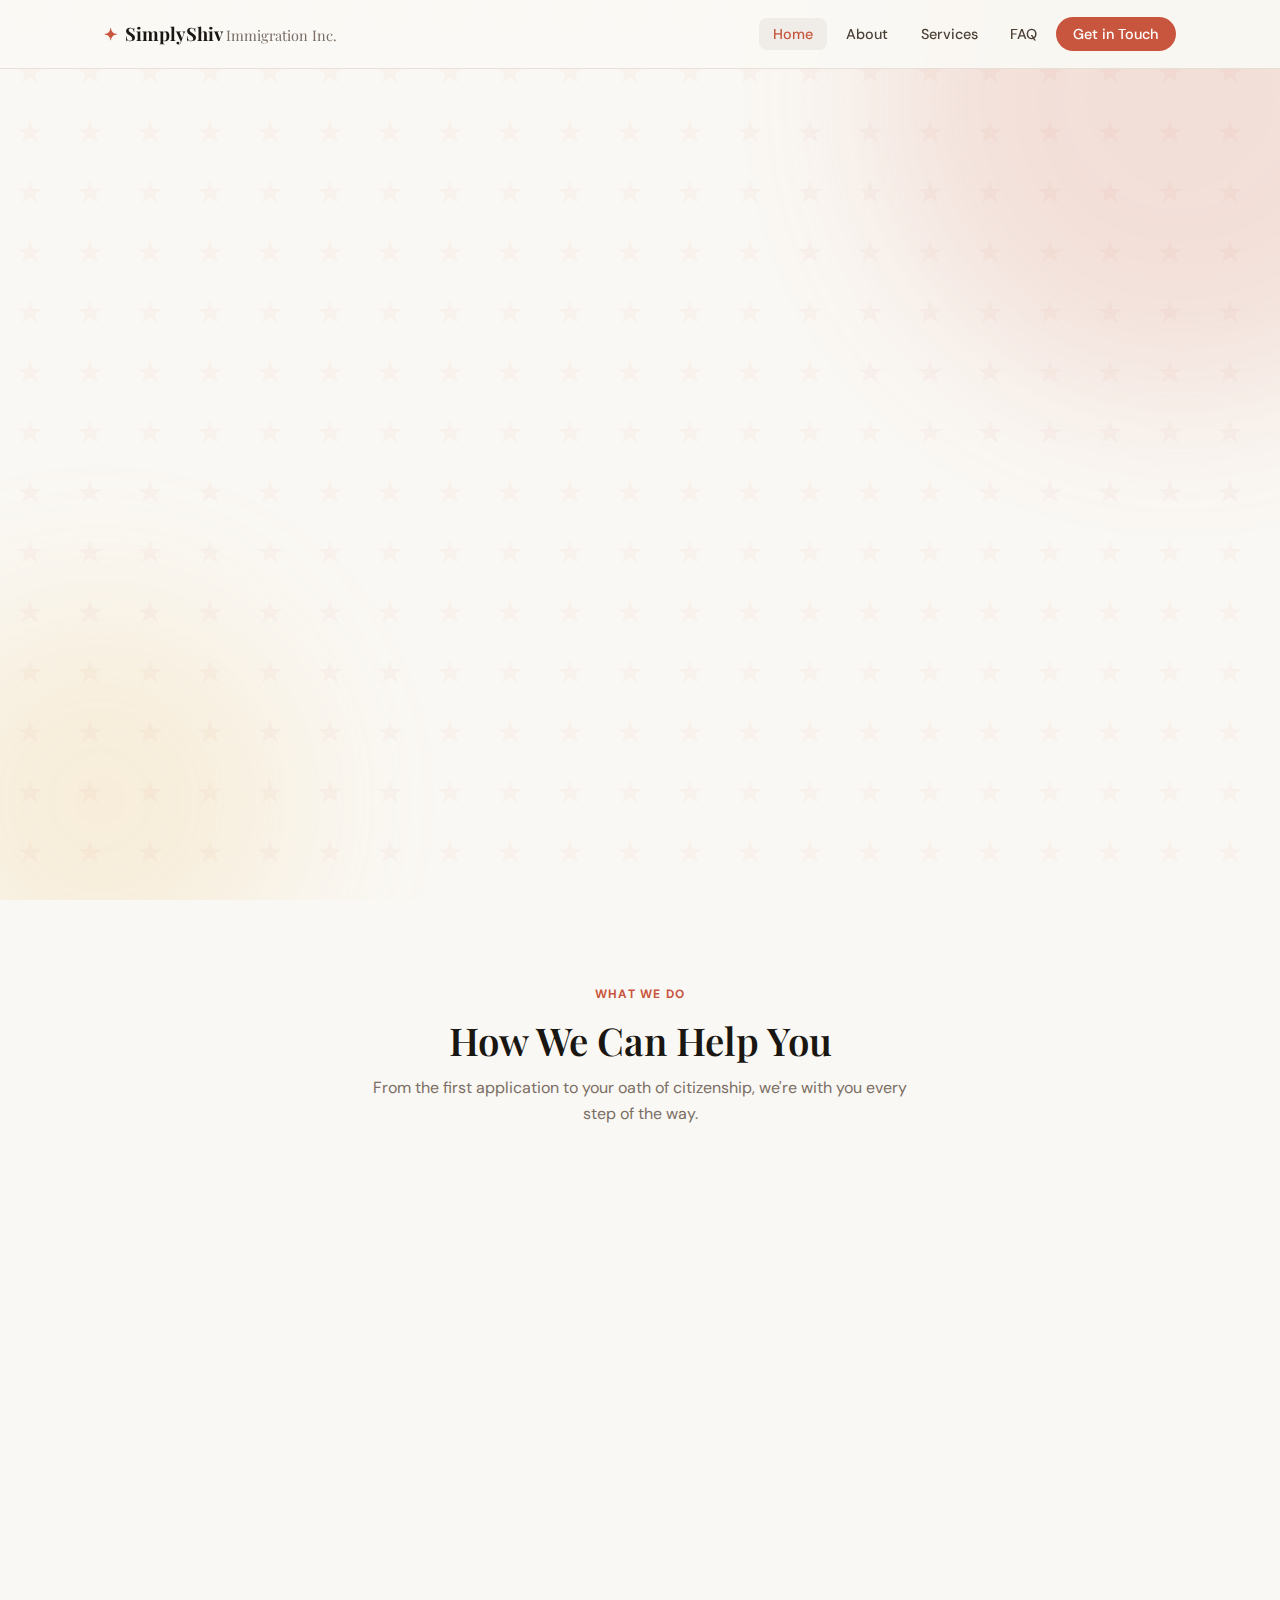
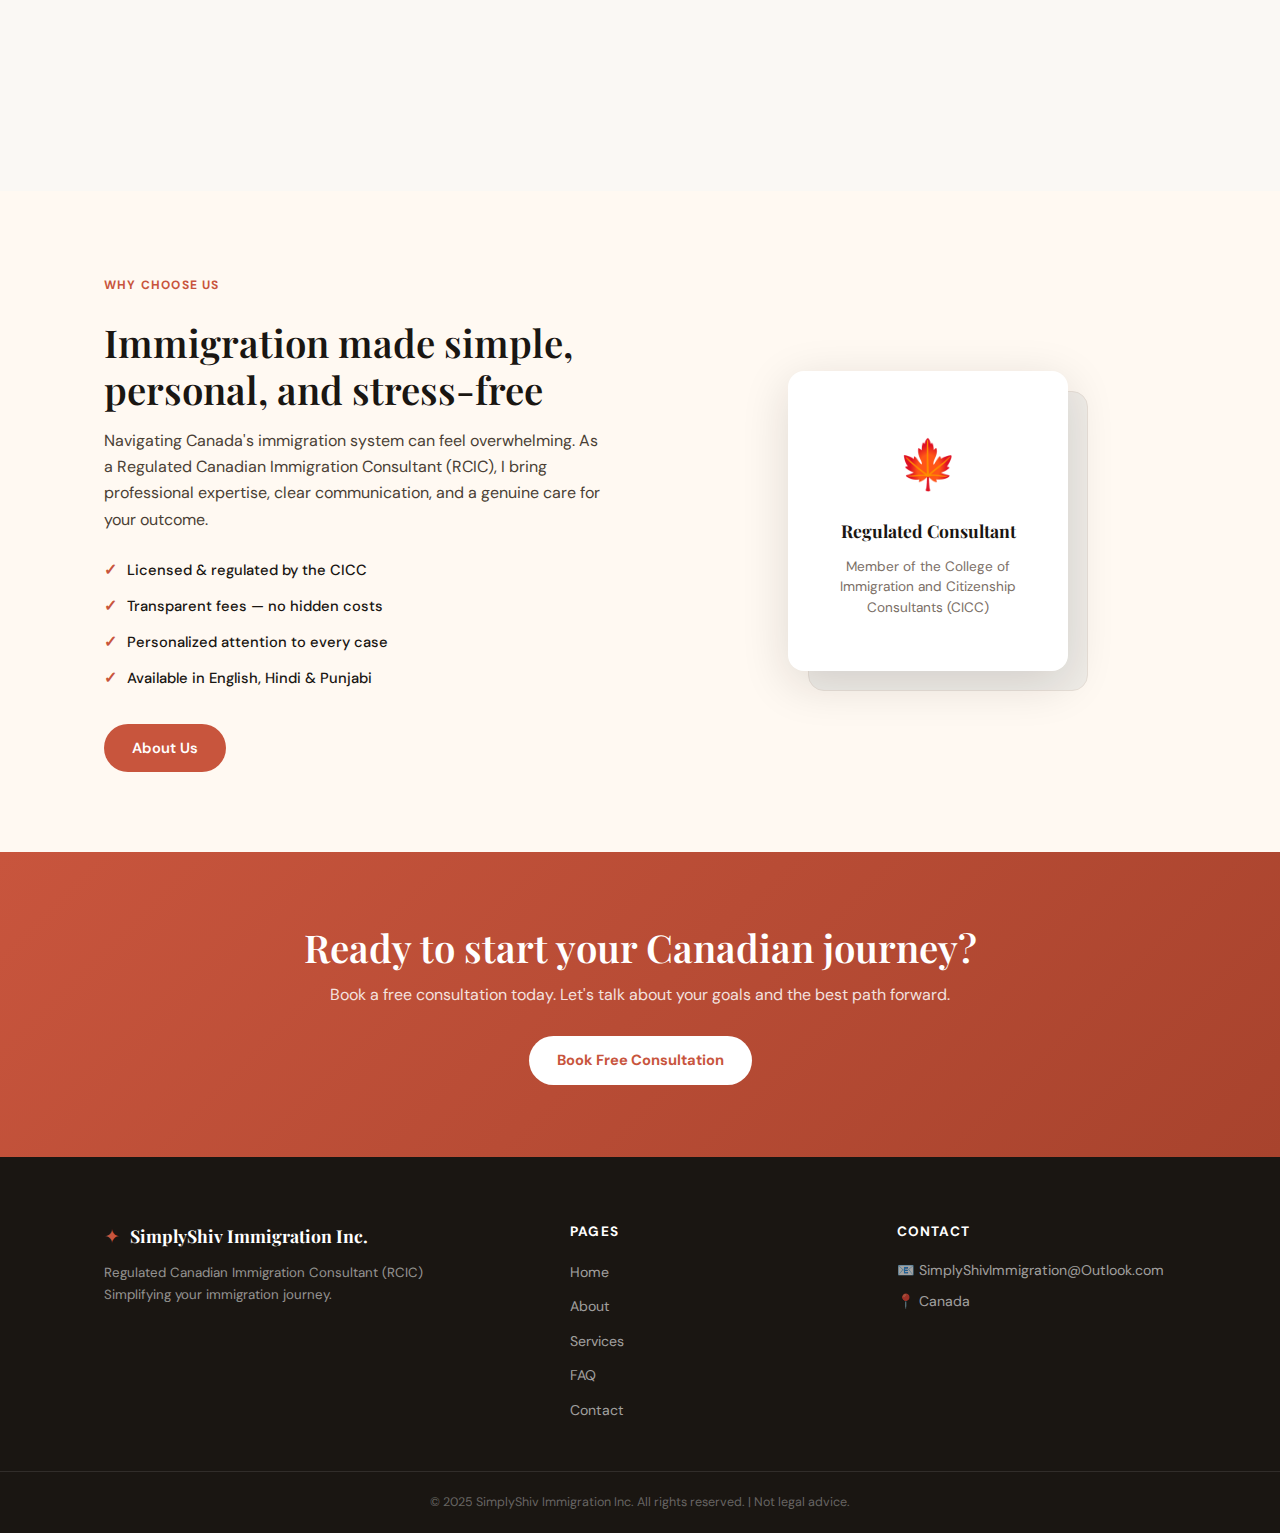
<file: index.html>
<!DOCTYPE html>
<html lang="en">
<head>
  <meta charset="UTF-8" />
  <meta name="viewport" content="width=device-width, initial-scale=1.0"/>
  <title>SimplyShiv Immigration Inc. | Regulated Canadian Immigration Consultant</title>
  <meta name="description" content="SimplyShiv Immigration Inc. — Regulated Canadian Immigration Consultant. Simplifying your immigration journey with expert guidance on visas, work permits, PR, citizenship, and study permits."/>
  <link rel="preconnect" href="https://fonts.googleapis.com">
  <link rel="preconnect" href="https://fonts.gstatic.com" crossorigin>
  <link href="https://fonts.googleapis.com/css2?family=Playfair+Display:wght@400;600;700&family=DM+Sans:wght@300;400;500;600&display=swap" rel="stylesheet">
  <link rel="stylesheet" href="style.css"/>
</head>
<body>

  <!-- NAV -->
  <nav class="nav" id="nav">
    <div class="nav-inner">
      <a href="index.html" class="logo">
        <span class="logo-icon">✦</span>
        <span>SimplyShiv <span class="logo-sub">Immigration Inc.</span></span>
      </a>
      <ul class="nav-links">
        <li><a href="index.html" class="active">Home</a></li>
        <li><a href="about.html">About</a></li>
        <li><a href="services.html">Services</a></li>
        <li><a href="faq.html">FAQ</a></li>
        <li><a href="contact.html" class="nav-cta">Get in Touch</a></li>
      </ul>
      <button class="hamburger" id="hamburger" aria-label="Menu">
        <span></span><span></span><span></span>
      </button>
    </div>
  </nav>

  <!-- MOBILE MENU -->
  <div class="mobile-menu" id="mobileMenu">
    <ul>
      <li><a href="index.html">Home</a></li>
      <li><a href="about.html">About</a></li>
      <li><a href="services.html">Services</a></li>
      <li><a href="faq.html">FAQ</a></li>
      <li><a href="contact.html">Get in Touch</a></li>
    </ul>
  </div>

  <!-- HERO -->
  <section class="hero">
    <div class="hero-bg">
      <div class="blob blob1"></div>
      <div class="blob blob2"></div>
      <div class="maple-pattern"></div>
    </div>
    <div class="hero-content fade-in">
      <div class="hero-badge">🍁 Regulated Canadian Immigration Consultant (RCIC)</div>
      <h1 class="hero-title">
        Simplifying Your<br>
        <span class="accent">Immigration</span><br>
        Journey
      </h1>
      <p class="hero-sub">Expert, compassionate guidance for every step of your Canadian immigration path — from visas to citizenship.</p>
      <div class="hero-actions">
        <a href="contact.html" class="btn-primary">Book a Free Consultation</a>
        <a href="services.html" class="btn-secondary">Explore Services</a>
      </div>
    </div>
    <div class="hero-card fade-in-delay">
      <div class="trust-card">
        <div class="trust-item">
          <div class="trust-num">5+</div>
          <div class="trust-label">Years Experience</div>
        </div>
        <div class="trust-divider"></div>
        <div class="trust-item">
          <div class="trust-num">500+</div>
          <div class="trust-label">Clients Helped</div>
        </div>
        <div class="trust-divider"></div>
        <div class="trust-item">
          <div class="trust-num">RCIC</div>
          <div class="trust-label">Certified & Regulated</div>
        </div>
      </div>
    </div>
  </section>

  <!-- SERVICES PREVIEW -->
  <section class="services-preview section">
    <div class="container">
      <div class="section-header">
        <p class="section-label">What We Do</p>
        <h2>How We Can Help You</h2>
        <p class="section-desc">From the first application to your oath of citizenship, we're with you every step of the way.</p>
      </div>
      <div class="services-grid">
        <a href="services.html" class="service-card">
          <div class="service-icon">✈️</div>
          <h3>Visa Applications</h3>
          <p>Visitor, super, and transit visas handled with care and precision.</p>
          <span class="card-link">Learn more →</span>
        </a>
        <a href="services.html" class="service-card">
          <div class="service-icon">💼</div>
          <h3>Work Permits</h3>
          <p>Open and employer-specific work permits for skilled workers.</p>
          <span class="card-link">Learn more →</span>
        </a>
        <a href="services.html" class="service-card featured">
          <div class="service-icon">🏠</div>
          <h3>Permanent Residency</h3>
          <p>Express Entry, PNP, and family sponsorship pathways to PR.</p>
          <span class="card-link">Learn more →</span>
        </a>
        <a href="services.html" class="service-card">
          <div class="service-icon">🍁</div>
          <h3>Citizenship</h3>
          <p>Naturalization applications and citizenship test preparation.</p>
          <span class="card-link">Learn more →</span>
        </a>
        <a href="services.html" class="service-card">
          <div class="service-icon">🎓</div>
          <h3>Study Permits</h3>
          <p>Study permits and post-graduation work permit (PGWP) guidance.</p>
          <span class="card-link">Learn more →</span>
        </a>
      </div>
    </div>
  </section>

  <!-- WHY US -->
  <section class="why-us section">
    <div class="container">
      <div class="why-grid">
        <div class="why-text">
          <p class="section-label">Why Choose Us</p>
          <h2>Immigration made simple, personal, and stress-free</h2>
          <p>Navigating Canada's immigration system can feel overwhelming. As a Regulated Canadian Immigration Consultant (RCIC), I bring professional expertise, clear communication, and a genuine care for your outcome.</p>
          <ul class="why-list">
            <li><span class="check">✓</span> Licensed & regulated by the CICC</li>
            <li><span class="check">✓</span> Transparent fees — no hidden costs</li>
            <li><span class="check">✓</span> Personalized attention to every case</li>
            <li><span class="check">✓</span> Available in English, Hindi & Punjabi</li>
          </ul>
          <a href="about.html" class="btn-primary">About Us</a>
        </div>
        <div class="why-image">
          <div class="why-card-stack">
            <div class="why-card-bg"></div>
            <div class="why-card-front">
              <div class="wc-icon">🍁</div>
              <div class="wc-title">Regulated Consultant</div>
              <div class="wc-body">Member of the College of Immigration and Citizenship Consultants (CICC)</div>
            </div>
          </div>
        </div>
      </div>
    </div>
  </section>

  <!-- CTA BANNER -->
  <section class="cta-banner">
    <div class="container">
      <h2>Ready to start your Canadian journey?</h2>
      <p>Book a free consultation today. Let's talk about your goals and the best path forward.</p>
      <a href="contact.html" class="btn-white">Book Free Consultation</a>
    </div>
  </section>

  <!-- FOOTER -->
  <footer class="footer">
    <div class="container footer-inner">
      <div class="footer-brand">
        <span class="logo-icon">✦</span>
        <span class="footer-name">SimplyShiv Immigration Inc.</span>
        <p>Regulated Canadian Immigration Consultant (RCIC)</p>
        <p>Simplifying your immigration journey.</p>
      </div>
      <div class="footer-links">
        <h4>Pages</h4>
        <ul>
          <li><a href="index.html">Home</a></li>
          <li><a href="about.html">About</a></li>
          <li><a href="services.html">Services</a></li>
          <li><a href="faq.html">FAQ</a></li>
          <li><a href="contact.html">Contact</a></li>
        </ul>
      </div>
      <div class="footer-contact">
        <h4>Contact</h4>
        <p>📧 <a href="mailto:SimplyShivImmigration@Outlook.com">SimplyShivImmigration@Outlook.com</a></p>
        <p>📍 Canada</p>
      </div>
    </div>
    <div class="footer-bottom">
      <p>© 2025 SimplyShiv Immigration Inc. All rights reserved. | Not legal advice.</p>
    </div>
  </footer>

  <script src="main.js"></script>
</body>
</html>
</file>
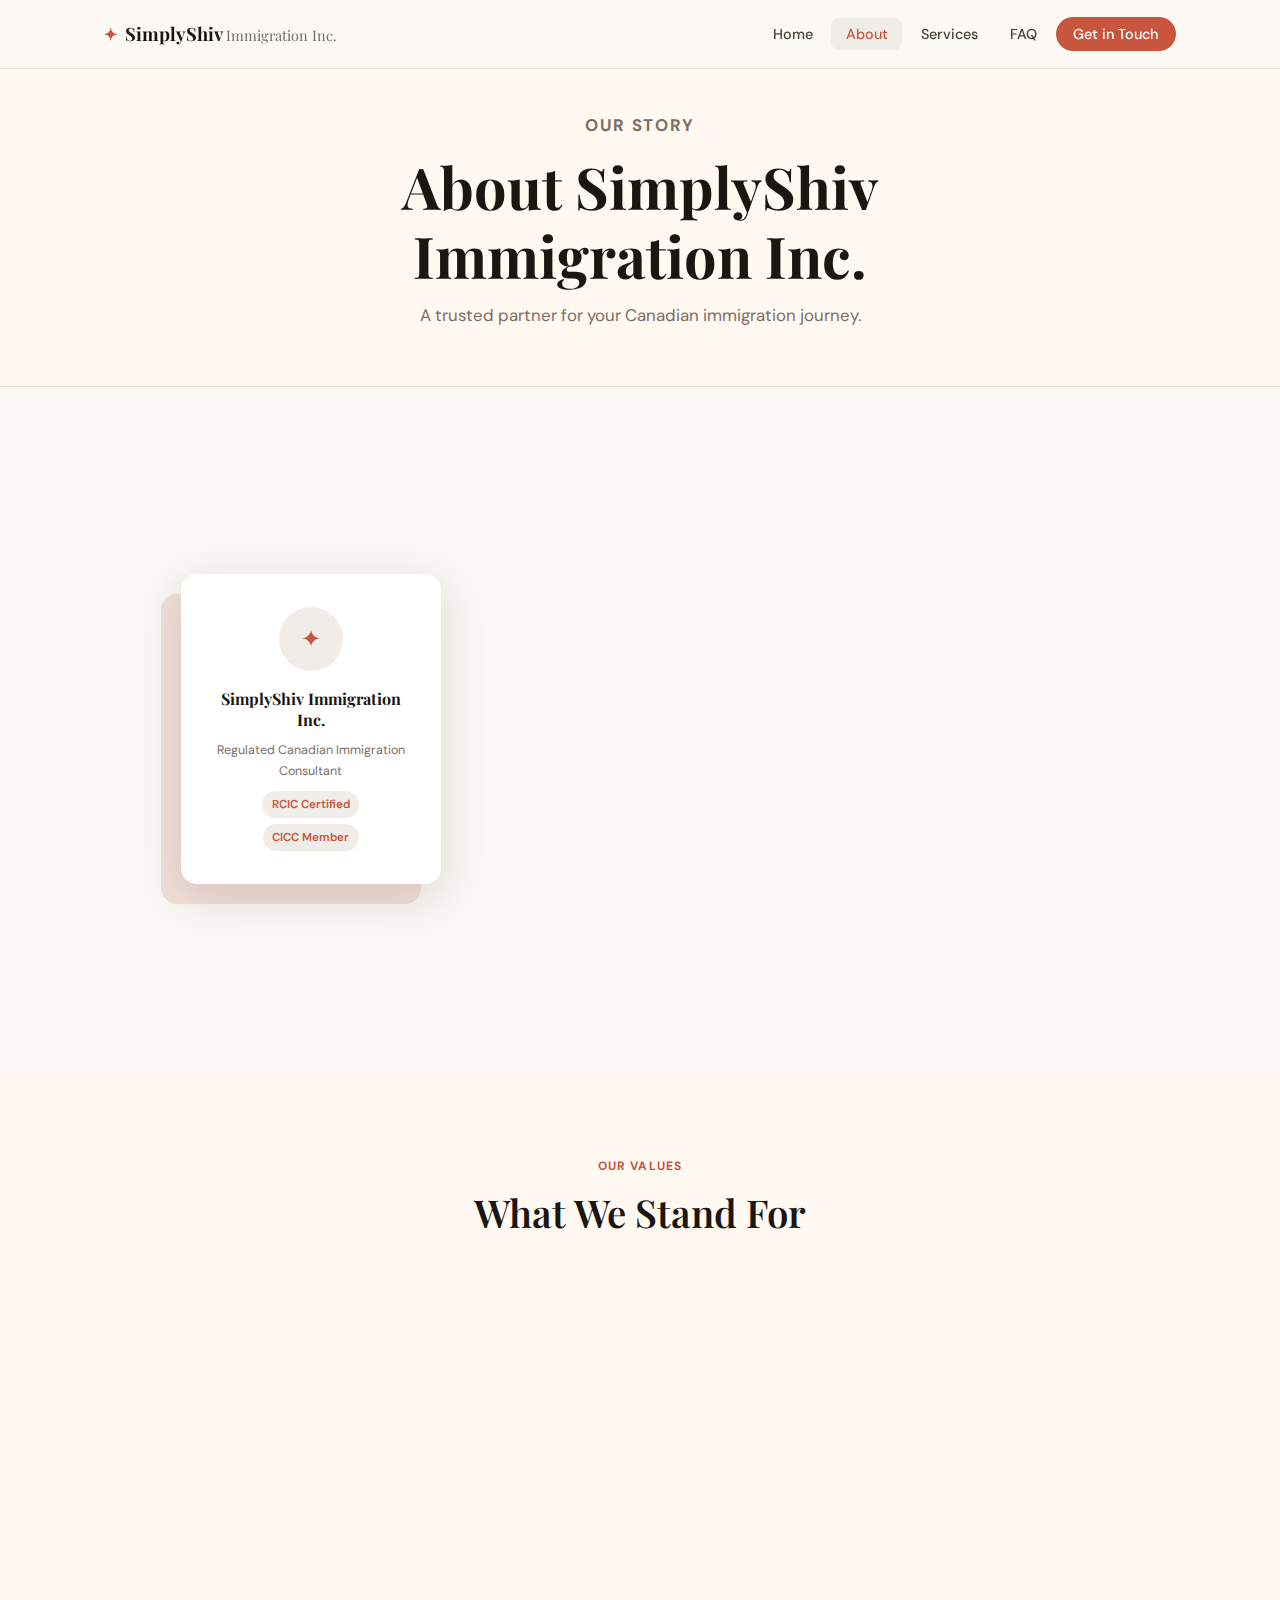
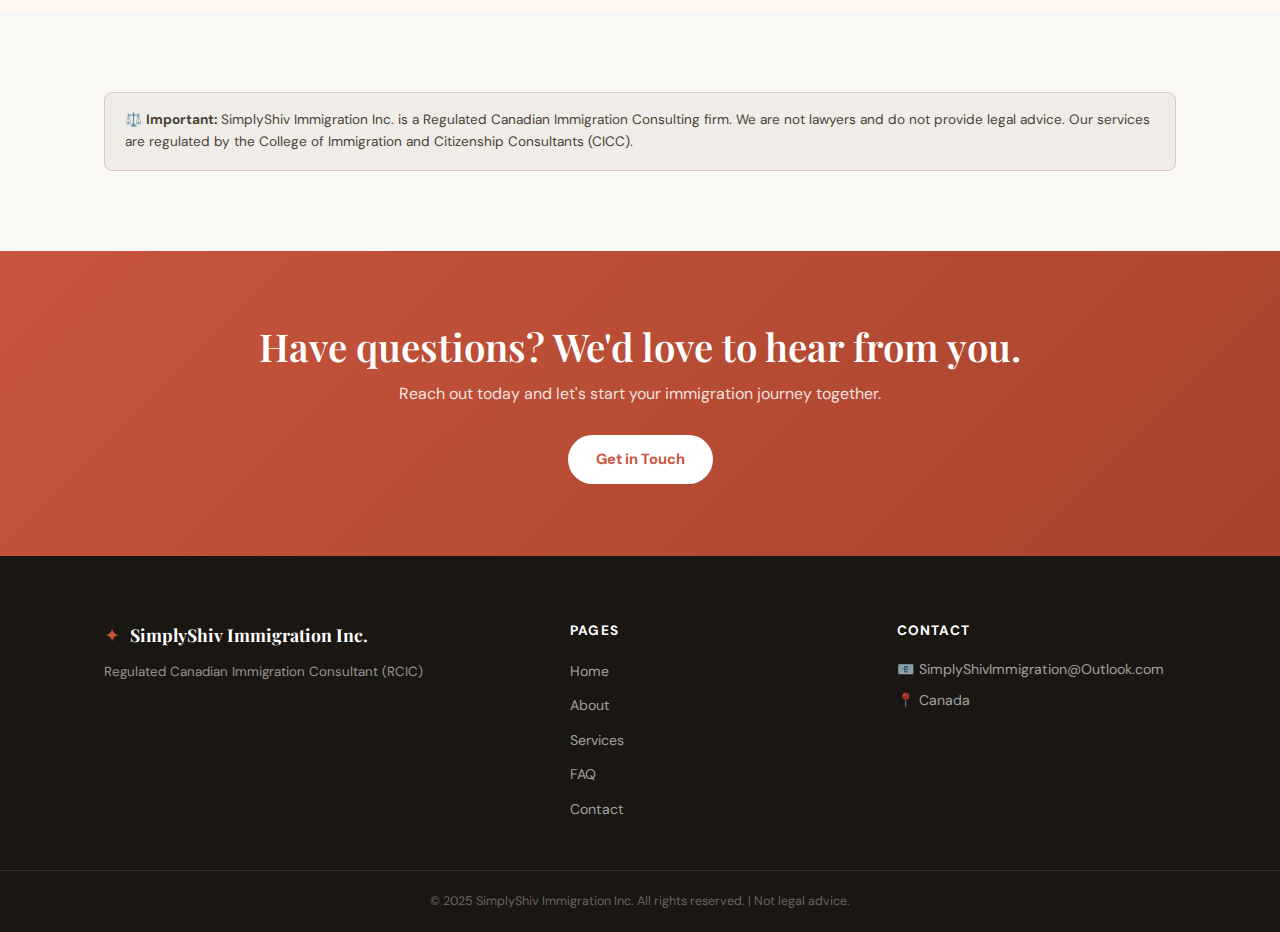
<file: about.html>
<!DOCTYPE html>
<html lang="en">
<head>
  <meta charset="UTF-8" />
  <meta name="viewport" content="width=device-width, initial-scale=1.0"/>
  <title>About Us | SimplyShiv Immigration Inc.</title>
  <link rel="preconnect" href="https://fonts.googleapis.com">
  <link rel="preconnect" href="https://fonts.gstatic.com" crossorigin>
  <link href="https://fonts.googleapis.com/css2?family=Playfair+Display:wght@400;600;700&family=DM+Sans:wght@300;400;500;600&display=swap" rel="stylesheet">
  <link rel="stylesheet" href="style.css"/>
</head>
<body>

  <nav class="nav" id="nav">
    <div class="nav-inner">
      <a href="index.html" class="logo">
        <span class="logo-icon">✦</span>
        <span>SimplyShiv <span class="logo-sub">Immigration Inc.</span></span>
      </a>
      <ul class="nav-links">
        <li><a href="index.html">Home</a></li>
        <li><a href="about.html" class="active">About</a></li>
        <li><a href="services.html">Services</a></li>
        <li><a href="faq.html">FAQ</a></li>
        <li><a href="contact.html" class="nav-cta">Get in Touch</a></li>
      </ul>
      <button class="hamburger" id="hamburger" aria-label="Menu">
        <span></span><span></span><span></span>
      </button>
    </div>
  </nav>
  <div class="mobile-menu" id="mobileMenu">
    <ul>
      <li><a href="index.html">Home</a></li>
      <li><a href="about.html">About</a></li>
      <li><a href="services.html">Services</a></li>
      <li><a href="faq.html">FAQ</a></li>
      <li><a href="contact.html">Get in Touch</a></li>
    </ul>
  </div>

  <!-- PAGE HERO -->
  <section class="page-hero">
    <div class="container">
      <p class="section-label">Our Story</p>
      <h1>About SimplyShiv<br>Immigration Inc.</h1>
      <p>A trusted partner for your Canadian immigration journey.</p>
    </div>
  </section>

  <!-- ABOUT CONTENT -->
  <section class="about-content section">
    <div class="container">
      <div class="about-grid">
        <div class="about-visual">
          <div class="about-card-wrap">
            <div class="about-card-accent"></div>
            <div class="about-main-card">
              <div class="about-avatar">✦</div>
              <div class="about-name">SimplyShiv Immigration Inc.</div>
              <div class="about-role">Regulated Canadian Immigration Consultant</div>
              <div class="about-badges">
                <span class="badge">RCIC Certified</span>
                <span class="badge">CICC Member</span>
              </div>
            </div>
          </div>
        </div>
        <div class="about-text fade-in">
          <p class="section-label">Who We Are</p>
          <h2>Your trusted guide through Canada's immigration system</h2>
          <p>At SimplyShiv Immigration Inc., we believe that every person deserves clear, honest, and professional immigration guidance. Canada's immigration system is complex — but with the right support, your path forward doesn't have to be.</p>
          <p>As a Regulated Canadian Immigration Consultant (RCIC) and member of the College of Immigration and Citizenship Consultants (CICC), we are fully licensed to represent clients before Immigration, Refugees and Citizenship Canada (IRCC) and other government bodies.</p>
          <p>We take pride in treating every client's case with the attention and care it deserves — because we understand that behind every application is a dream, a family, or a future.</p>
          <a href="contact.html" class="btn-primary">Work With Us</a>
        </div>
      </div>
    </div>
  </section>

  <!-- VALUES -->
  <section class="values section alt-bg">
    <div class="container">
      <div class="section-header">
        <p class="section-label">Our Values</p>
        <h2>What We Stand For</h2>
      </div>
      <div class="values-grid">
        <div class="value-card">
          <div class="value-icon">🤝</div>
          <h3>Integrity</h3>
          <p>We operate with honesty and transparency. No false promises — just clear, realistic guidance.</p>
        </div>
        <div class="value-card">
          <div class="value-icon">💛</div>
          <h3>Compassion</h3>
          <p>We understand immigration is personal. We listen, we care, and we work hard for your success.</p>
        </div>
        <div class="value-card">
          <div class="value-icon">📋</div>
          <h3>Expertise</h3>
          <p>As a licensed RCIC, we bring current knowledge of Canadian immigration law and policy to every case.</p>
        </div>
        <div class="value-card">
          <div class="value-icon">🌐</div>
          <h3>Accessibility</h3>
          <p>We serve clients in English, Hindi, and Punjabi — so nothing gets lost in translation.</p>
        </div>
      </div>
    </div>
  </section>

  <!-- DISCLAIMER -->
  <section class="disclaimer section">
    <div class="container">
      <div class="disclaimer-box">
        <p>⚖️ <strong>Important:</strong> SimplyShiv Immigration Inc. is a Regulated Canadian Immigration Consulting firm. We are not lawyers and do not provide legal advice. Our services are regulated by the College of Immigration and Citizenship Consultants (CICC).</p>
      </div>
    </div>
  </section>

  <!-- CTA BANNER -->
  <section class="cta-banner">
    <div class="container">
      <h2>Have questions? We'd love to hear from you.</h2>
      <p>Reach out today and let's start your immigration journey together.</p>
      <a href="contact.html" class="btn-white">Get in Touch</a>
    </div>
  </section>

  <footer class="footer">
    <div class="container footer-inner">
      <div class="footer-brand">
        <span class="logo-icon">✦</span>
        <span class="footer-name">SimplyShiv Immigration Inc.</span>
        <p>Regulated Canadian Immigration Consultant (RCIC)</p>
      </div>
      <div class="footer-links">
        <h4>Pages</h4>
        <ul>
          <li><a href="index.html">Home</a></li>
          <li><a href="about.html">About</a></li>
          <li><a href="services.html">Services</a></li>
          <li><a href="faq.html">FAQ</a></li>
          <li><a href="contact.html">Contact</a></li>
        </ul>
      </div>
      <div class="footer-contact">
        <h4>Contact</h4>
        <p>📧 <a href="mailto:SimplyShivImmigration@Outlook.com">SimplyShivImmigration@Outlook.com</a></p>
        <p>📍 Canada</p>
      </div>
    </div>
    <div class="footer-bottom">
      <p>© 2025 SimplyShiv Immigration Inc. All rights reserved. | Not legal advice.</p>
    </div>
  </footer>

  <script src="main.js"></script>
</body>
</html>
</file>
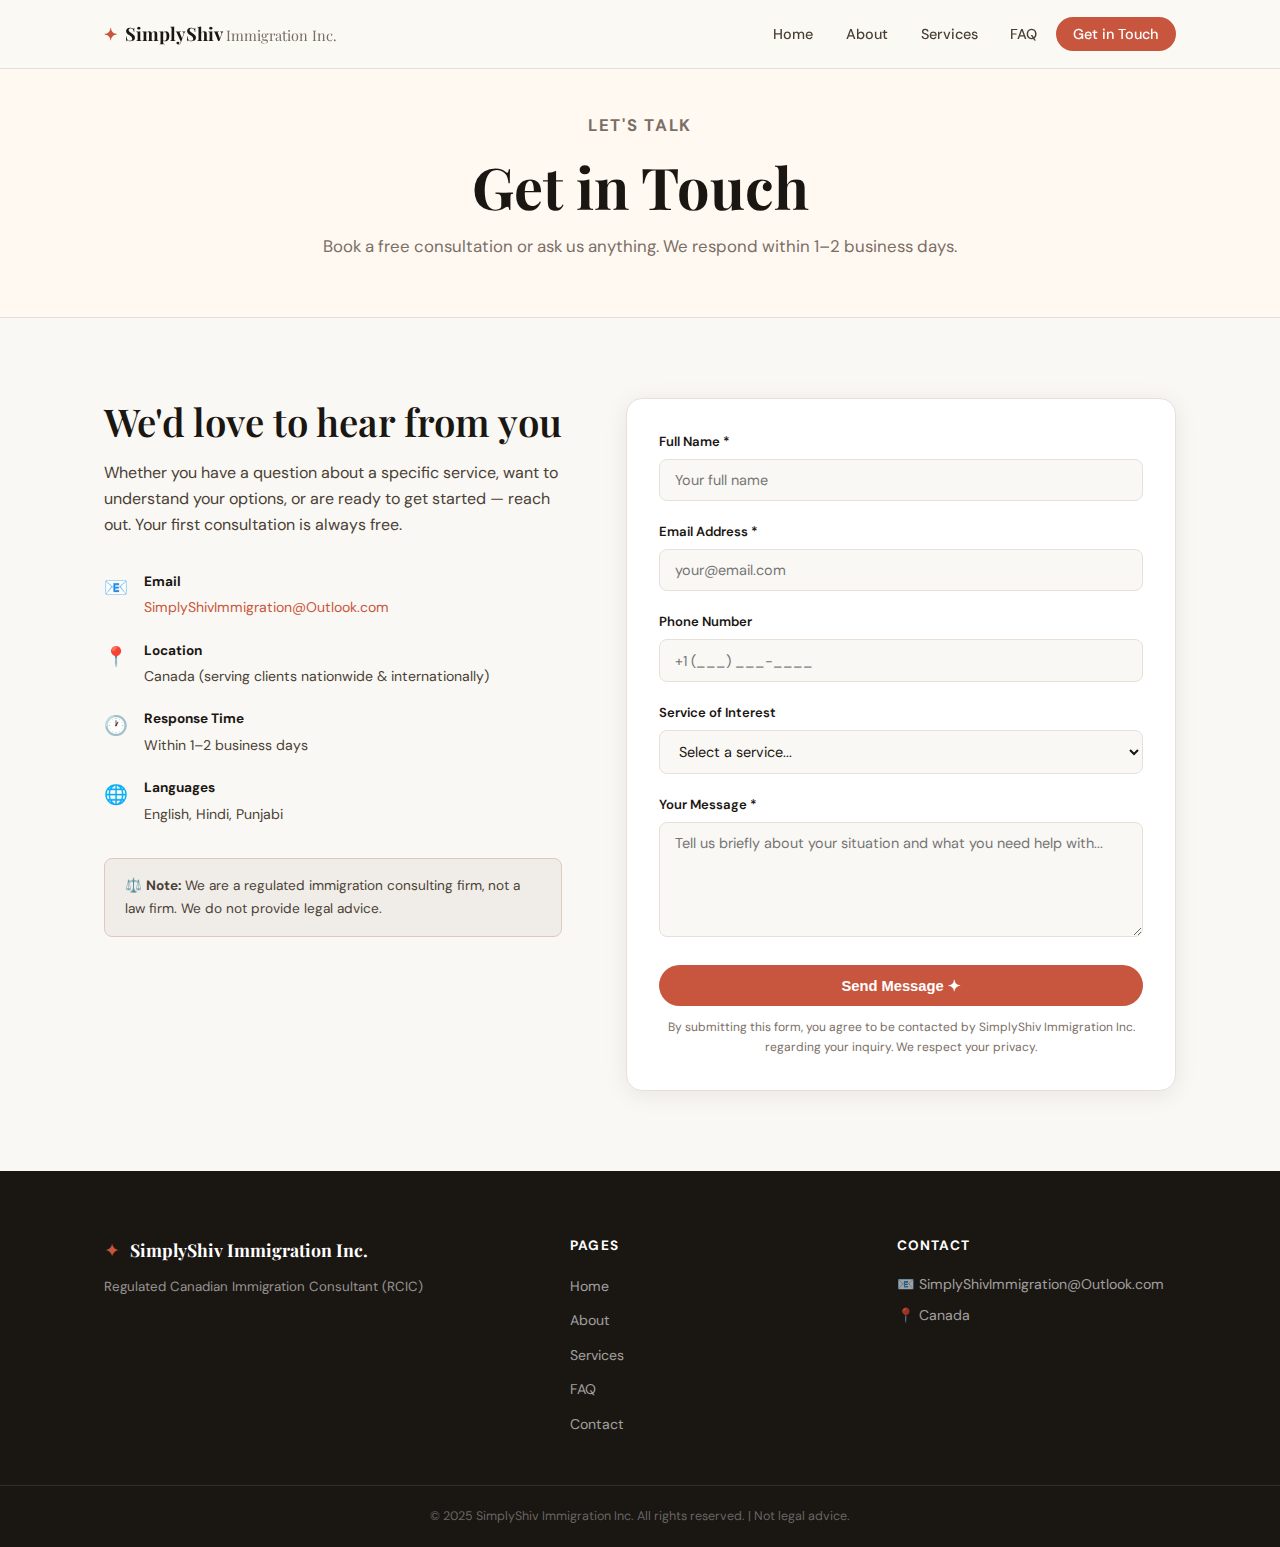
<file: contact.html>
<!DOCTYPE html>
<html lang="en">
<head>
  <meta charset="UTF-8" />
  <meta name="viewport" content="width=device-width, initial-scale=1.0"/>
  <title>Contact | SimplyShiv Immigration Inc.</title>
  <link rel="preconnect" href="https://fonts.googleapis.com">
  <link rel="preconnect" href="https://fonts.gstatic.com" crossorigin>
  <link href="https://fonts.googleapis.com/css2?family=Playfair+Display:wght@400;600;700&family=DM+Sans:wght@300;400;500;600&display=swap" rel="stylesheet">
  <link rel="stylesheet" href="style.css"/>
</head>
<body>

  <nav class="nav" id="nav">
    <div class="nav-inner">
      <a href="index.html" class="logo">
        <span class="logo-icon">✦</span>
        <span>SimplyShiv <span class="logo-sub">Immigration Inc.</span></span>
      </a>
      <ul class="nav-links">
        <li><a href="index.html">Home</a></li>
        <li><a href="about.html">About</a></li>
        <li><a href="services.html">Services</a></li>
        <li><a href="faq.html">FAQ</a></li>
        <li><a href="contact.html" class="nav-cta active">Get in Touch</a></li>
      </ul>
      <button class="hamburger" id="hamburger" aria-label="Menu">
        <span></span><span></span><span></span>
      </button>
    </div>
  </nav>
  <div class="mobile-menu" id="mobileMenu">
    <ul>
      <li><a href="index.html">Home</a></li>
      <li><a href="about.html">About</a></li>
      <li><a href="services.html">Services</a></li>
      <li><a href="faq.html">FAQ</a></li>
      <li><a href="contact.html">Get in Touch</a></li>
    </ul>
  </div>

  <section class="page-hero">
    <div class="container">
      <p class="section-label">Let's Talk</p>
      <h1>Get in Touch</h1>
      <p>Book a free consultation or ask us anything. We respond within 1–2 business days.</p>
    </div>
  </section>

  <section class="contact-section section">
    <div class="container contact-grid">

      <div class="contact-info">
        <h2>We'd love to hear from you</h2>
        <p>Whether you have a question about a specific service, want to understand your options, or are ready to get started — reach out. Your first consultation is always free.</p>

        <div class="contact-detail">
          <div class="cd-icon">📧</div>
          <div>
            <strong>Email</strong>
            <p><a href="mailto:SimplyShivImmigration@Outlook.com">SimplyShivImmigration@Outlook.com</a></p>
          </div>
        </div>
        <div class="contact-detail">
          <div class="cd-icon">📍</div>
          <div>
            <strong>Location</strong>
            <p>Canada (serving clients nationwide & internationally)</p>
          </div>
        </div>
        <div class="contact-detail">
          <div class="cd-icon">🕐</div>
          <div>
            <strong>Response Time</strong>
            <p>Within 1–2 business days</p>
          </div>
        </div>
        <div class="contact-detail">
          <div class="cd-icon">🌐</div>
          <div>
            <strong>Languages</strong>
            <p>English, Hindi, Punjabi</p>
          </div>
        </div>

        <div class="disclaimer-box" style="margin-top:2rem;">
          <p>⚖️ <strong>Note:</strong> We are a regulated immigration consulting firm, not a law firm. We do not provide legal advice.</p>
        </div>
      </div>

      <div class="contact-form-wrap">
        <form class="contact-form" id="contactForm" action="https://formspree.io/f/YOUR_FORM_ID" method="POST">
          <div class="form-group">
            <label for="name">Full Name *</label>
            <input type="text" id="name" name="name" required placeholder="Your full name"/>
          </div>
          <div class="form-group">
            <label for="email">Email Address *</label>
            <input type="email" id="email" name="email" required placeholder="your@email.com"/>
          </div>
          <div class="form-group">
            <label for="phone">Phone Number</label>
            <input type="tel" id="phone" name="phone" placeholder="+1 (___) ___-____"/>
          </div>
          <div class="form-group">
            <label for="service">Service of Interest</label>
            <select id="service" name="service">
              <option value="">Select a service...</option>
              <option value="visa">Visa Application</option>
              <option value="work">Work Permit</option>
              <option value="pr">Permanent Residency</option>
              <option value="citizenship">Citizenship</option>
              <option value="study">Study Permit</option>
              <option value="other">Other / Not Sure</option>
            </select>
          </div>
          <div class="form-group">
            <label for="message">Your Message *</label>
            <textarea id="message" name="message" rows="5" required placeholder="Tell us briefly about your situation and what you need help with..."></textarea>
          </div>
          <button type="submit" class="btn-primary btn-full">Send Message ✦</button>
          <p class="form-note">By submitting this form, you agree to be contacted by SimplyShiv Immigration Inc. regarding your inquiry. We respect your privacy.</p>
        </form>
        <div id="formSuccess" class="form-success" style="display:none;">
          <div class="success-icon">✓</div>
          <h3>Message Sent!</h3>
          <p>Thank you for reaching out. We'll get back to you within 1–2 business days.</p>
        </div>
      </div>

    </div>
  </section>

  <footer class="footer">
    <div class="container footer-inner">
      <div class="footer-brand">
        <span class="logo-icon">✦</span>
        <span class="footer-name">SimplyShiv Immigration Inc.</span>
        <p>Regulated Canadian Immigration Consultant (RCIC)</p>
      </div>
      <div class="footer-links">
        <h4>Pages</h4>
        <ul>
          <li><a href="index.html">Home</a></li>
          <li><a href="about.html">About</a></li>
          <li><a href="services.html">Services</a></li>
          <li><a href="faq.html">FAQ</a></li>
          <li><a href="contact.html">Contact</a></li>
        </ul>
      </div>
      <div class="footer-contact">
        <h4>Contact</h4>
        <p>📧 <a href="mailto:SimplyShivImmigration@Outlook.com">SimplyShivImmigration@Outlook.com</a></p>
        <p>📍 Canada</p>
      </div>
    </div>
    <div class="footer-bottom">
      <p>© 2025 SimplyShiv Immigration Inc. All rights reserved. | Not legal advice.</p>
    </div>
  </footer>

  <script src="main.js"></script>
</body>
</html>
</file>
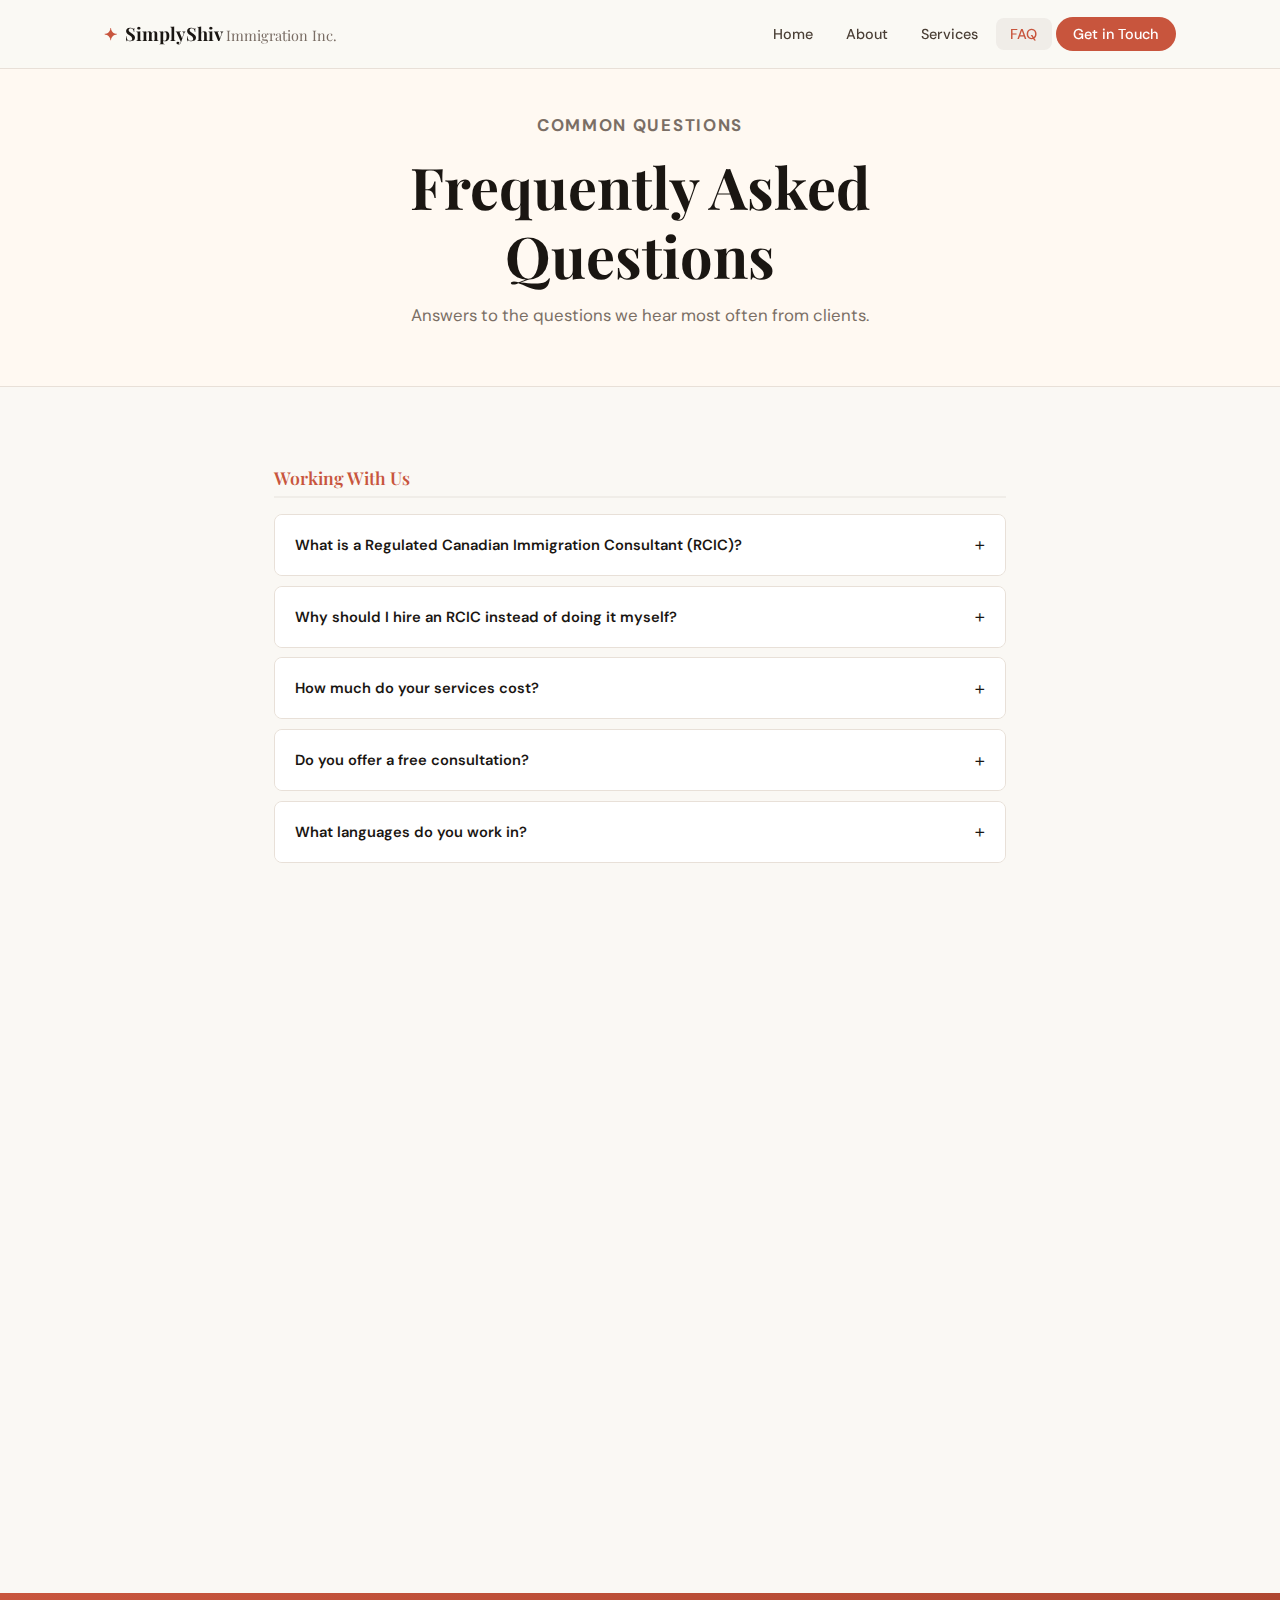
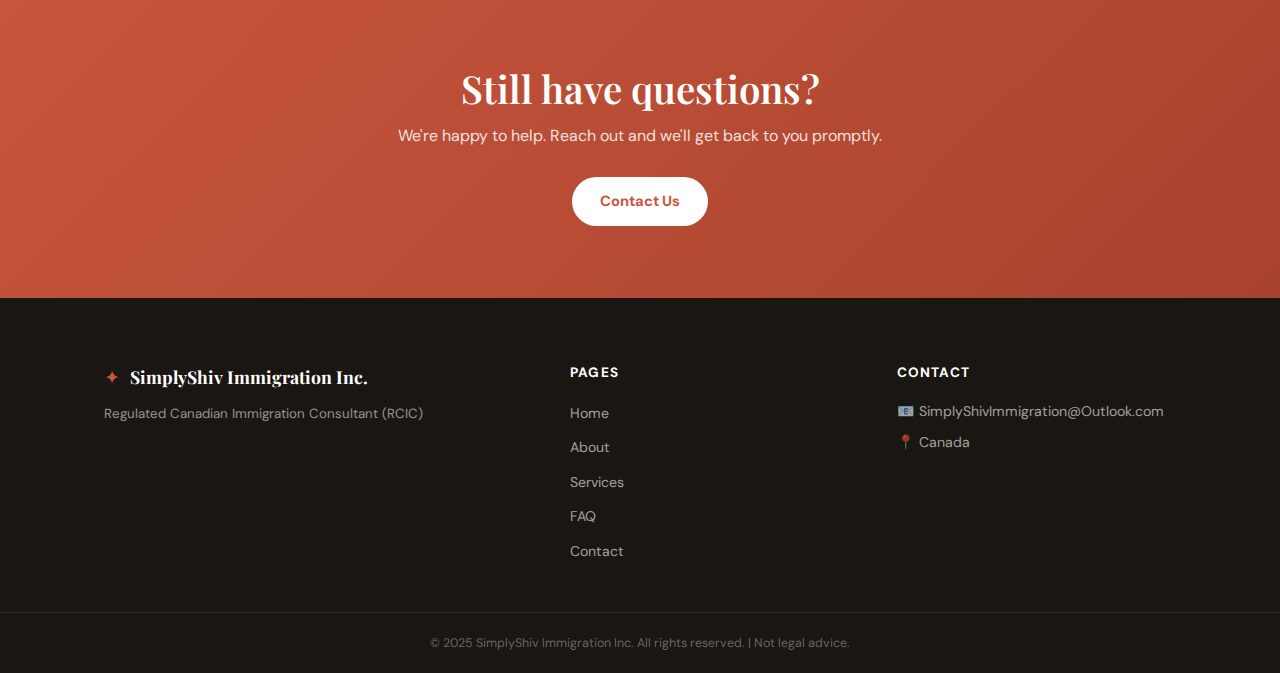
<file: faq.html>
<!DOCTYPE html>
<html lang="en">
<head>
  <meta charset="UTF-8" />
  <meta name="viewport" content="width=device-width, initial-scale=1.0"/>
  <title>FAQ | SimplyShiv Immigration Inc.</title>
  <link rel="preconnect" href="https://fonts.googleapis.com">
  <link rel="preconnect" href="https://fonts.gstatic.com" crossorigin>
  <link href="https://fonts.googleapis.com/css2?family=Playfair+Display:wght@400;600;700&family=DM+Sans:wght@300;400;500;600&display=swap" rel="stylesheet">
  <link rel="stylesheet" href="style.css"/>
</head>
<body>

  <nav class="nav" id="nav">
    <div class="nav-inner">
      <a href="index.html" class="logo">
        <span class="logo-icon">✦</span>
        <span>SimplyShiv <span class="logo-sub">Immigration Inc.</span></span>
      </a>
      <ul class="nav-links">
        <li><a href="index.html">Home</a></li>
        <li><a href="about.html">About</a></li>
        <li><a href="services.html">Services</a></li>
        <li><a href="faq.html" class="active">FAQ</a></li>
        <li><a href="contact.html" class="nav-cta">Get in Touch</a></li>
      </ul>
      <button class="hamburger" id="hamburger" aria-label="Menu">
        <span></span><span></span><span></span>
      </button>
    </div>
  </nav>
  <div class="mobile-menu" id="mobileMenu">
    <ul>
      <li><a href="index.html">Home</a></li>
      <li><a href="about.html">About</a></li>
      <li><a href="services.html">Services</a></li>
      <li><a href="faq.html">FAQ</a></li>
      <li><a href="contact.html">Get in Touch</a></li>
    </ul>
  </div>

  <section class="page-hero">
    <div class="container">
      <p class="section-label">Common Questions</p>
      <h1>Frequently Asked<br>Questions</h1>
      <p>Answers to the questions we hear most often from clients.</p>
    </div>
  </section>

  <section class="faq-section section">
    <div class="container faq-container">

      <div class="faq-group">
        <h3 class="faq-group-title">Working With Us</h3>

        <div class="faq-item">
          <button class="faq-question" aria-expanded="false">
            What is a Regulated Canadian Immigration Consultant (RCIC)?
            <span class="faq-arrow">+</span>
          </button>
          <div class="faq-answer">
            <p>An RCIC is a licensed professional authorized to provide immigration advice and represent clients before Immigration, Refugees and Citizenship Canada (IRCC) and the Immigration and Refugee Board (IRB). RCICs are regulated by the College of Immigration and Citizenship Consultants (CICC) and must adhere to a strict code of professional conduct.</p>
          </div>
        </div>

        <div class="faq-item">
          <button class="faq-question" aria-expanded="false">
            Why should I hire an RCIC instead of doing it myself?
            <span class="faq-arrow">+</span>
          </button>
          <div class="faq-answer">
            <p>While it is possible to apply on your own, immigration applications can be complex, time-sensitive, and unforgiving of errors. A single mistake can lead to refusals, delays, or even bans. An RCIC helps you understand your options, prepare a complete application, and respond to any IRCC requests — maximizing your chances of success.</p>
          </div>
        </div>

        <div class="faq-item">
          <button class="faq-question" aria-expanded="false">
            How much do your services cost?
            <span class="faq-arrow">+</span>
          </button>
          <div class="faq-answer">
            <p>Our fees vary depending on the complexity and type of application. We provide a detailed quote after your initial consultation so there are no surprises. We believe in full transparency — the price we quote is the price you pay.</p>
          </div>
        </div>

        <div class="faq-item">
          <button class="faq-question" aria-expanded="false">
            Do you offer a free consultation?
            <span class="faq-arrow">+</span>
          </button>
          <div class="faq-answer">
            <p>Yes! We offer a free initial consultation to discuss your situation, explore your options, and determine the best path forward. There is no obligation. Simply reach out via our contact page to book your session.</p>
          </div>
        </div>

        <div class="faq-item">
          <button class="faq-question" aria-expanded="false">
            What languages do you work in?
            <span class="faq-arrow">+</span>
          </button>
          <div class="faq-answer">
            <p>We serve clients in English, Hindi, and Punjabi, ensuring clear communication throughout the process.</p>
          </div>
        </div>
      </div>

      <div class="faq-group">
        <h3 class="faq-group-title">Permanent Residency & Express Entry</h3>

        <div class="faq-item">
          <button class="faq-question" aria-expanded="false">
            What is Express Entry?
            <span class="faq-arrow">+</span>
          </button>
          <div class="faq-answer">
            <p>Express Entry is Canada's primary system for managing applications for permanent residence from skilled workers. It manages three federal programs: the Federal Skilled Worker Program (FSWP), the Federal Skilled Trades Program (FSTP), and the Canadian Experience Class (CEC). Candidates are ranked using the Comprehensive Ranking System (CRS), and the highest-scoring candidates receive Invitations to Apply (ITAs) for PR.</p>
          </div>
        </div>

        <div class="faq-item">
          <button class="faq-question" aria-expanded="false">
            How long does it take to get Permanent Residency?
            <span class="faq-arrow">+</span>
          </button>
          <div class="faq-answer">
            <p>Processing times vary by program. Express Entry applications are typically processed within 6 months. Provincial Nominee Program (PNP) applications can take 12–18 months or longer depending on the province. Family sponsorship timelines also vary. We will give you a realistic timeline based on your specific situation.</p>
          </div>
        </div>

        <div class="faq-item">
          <button class="faq-question" aria-expanded="false">
            What is a Provincial Nominee Program (PNP)?
            <span class="faq-arrow">+</span>
          </button>
          <div class="faq-answer">
            <p>The PNP allows Canadian provinces and territories to nominate individuals who wish to immigrate to Canada and who are interested in settling in a particular province. Each province has its own streams and criteria. A provincial nomination adds 600 points to your Express Entry CRS score, virtually guaranteeing an ITA.</p>
          </div>
        </div>
      </div>

      <div class="faq-group">
        <h3 class="faq-group-title">Visas & Temporary Permits</h3>

        <div class="faq-item">
          <button class="faq-question" aria-expanded="false">
            My visa was refused. Can you help?
            <span class="faq-arrow">+</span>
          </button>
          <div class="faq-answer">
            <p>Yes. A refusal is not necessarily the end of the road. We can review the refusal letter, obtain your GCMS notes to understand the officer's reasoning, and help you prepare a stronger reapplication or explore other options.</p>
          </div>
        </div>

        <div class="faq-item">
          <button class="faq-question" aria-expanded="false">
            What is a Super Visa?
            <span class="faq-arrow">+</span>
          </button>
          <div class="faq-answer">
            <p>A Super Visa allows parents and grandparents of Canadian citizens or permanent residents to visit for up to 5 years at a time (recently extended) without needing to renew their status. It is a multi-entry visa valid for up to 10 years. It requires proof of medical insurance and that the inviting child/grandchild meets a minimum income threshold.</p>
          </div>
        </div>

        <div class="faq-item">
          <button class="faq-question" aria-expanded="false">
            Can my spouse work while I'm on a work permit?
            <span class="faq-arrow">+</span>
          </button>
          <div class="faq-answer">
            <p>In many cases, yes! Spouses or common-law partners of certain work permit holders may be eligible for an Open Work Permit, allowing them to work for any employer in Canada. Eligibility depends on the type of work permit you hold and your NOC skill level.</p>
          </div>
        </div>
      </div>

    </div>
  </section>

  <section class="cta-banner">
    <div class="container">
      <h2>Still have questions?</h2>
      <p>We're happy to help. Reach out and we'll get back to you promptly.</p>
      <a href="contact.html" class="btn-white">Contact Us</a>
    </div>
  </section>

  <footer class="footer">
    <div class="container footer-inner">
      <div class="footer-brand">
        <span class="logo-icon">✦</span>
        <span class="footer-name">SimplyShiv Immigration Inc.</span>
        <p>Regulated Canadian Immigration Consultant (RCIC)</p>
      </div>
      <div class="footer-links">
        <h4>Pages</h4>
        <ul>
          <li><a href="index.html">Home</a></li>
          <li><a href="about.html">About</a></li>
          <li><a href="services.html">Services</a></li>
          <li><a href="faq.html">FAQ</a></li>
          <li><a href="contact.html">Contact</a></li>
        </ul>
      </div>
      <div class="footer-contact">
        <h4>Contact</h4>
        <p>📧 <a href="mailto:SimplyShivImmigration@Outlook.com">SimplyShivImmigration@Outlook.com</a></p>
        <p>📍 Canada</p>
      </div>
    </div>
    <div class="footer-bottom">
      <p>© 2025 SimplyShiv Immigration Inc. All rights reserved. | Not legal advice.</p>
    </div>
  </footer>

  <script src="main.js"></script>
</body>
</html>
</file>
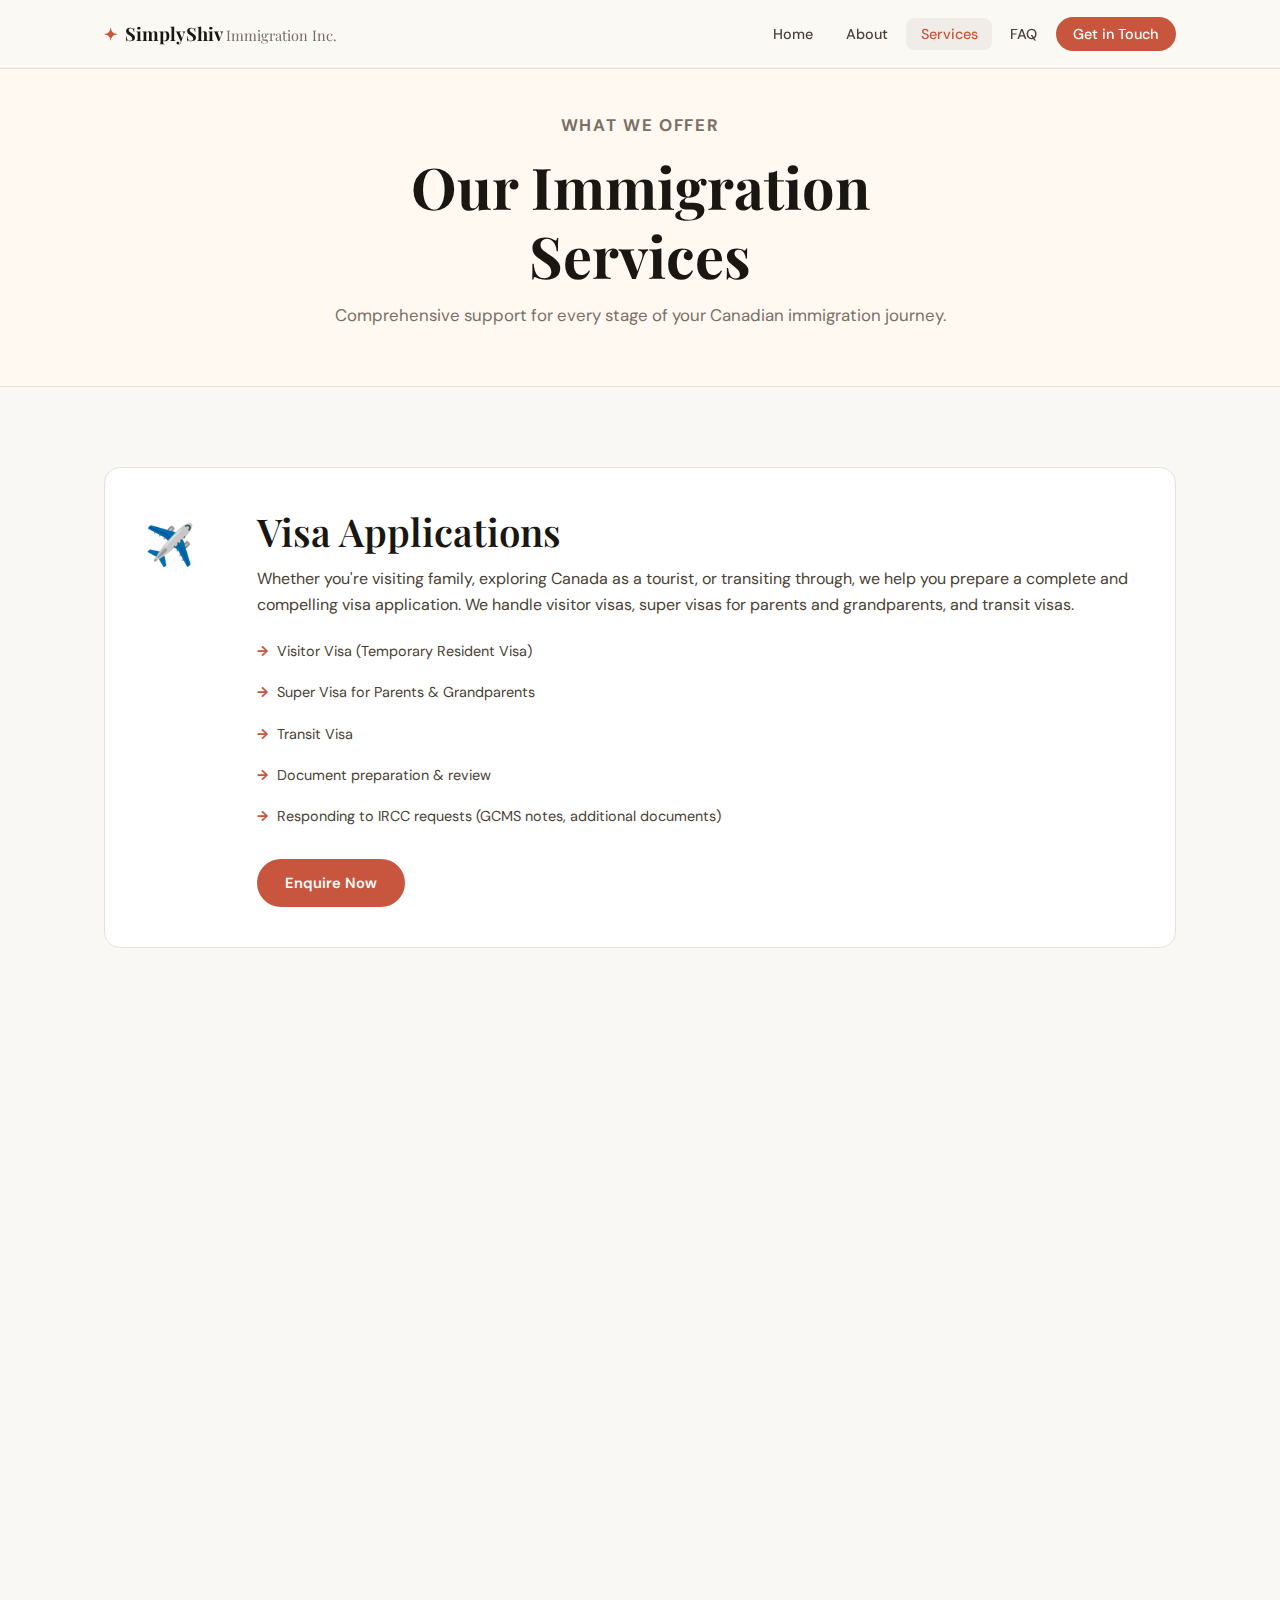
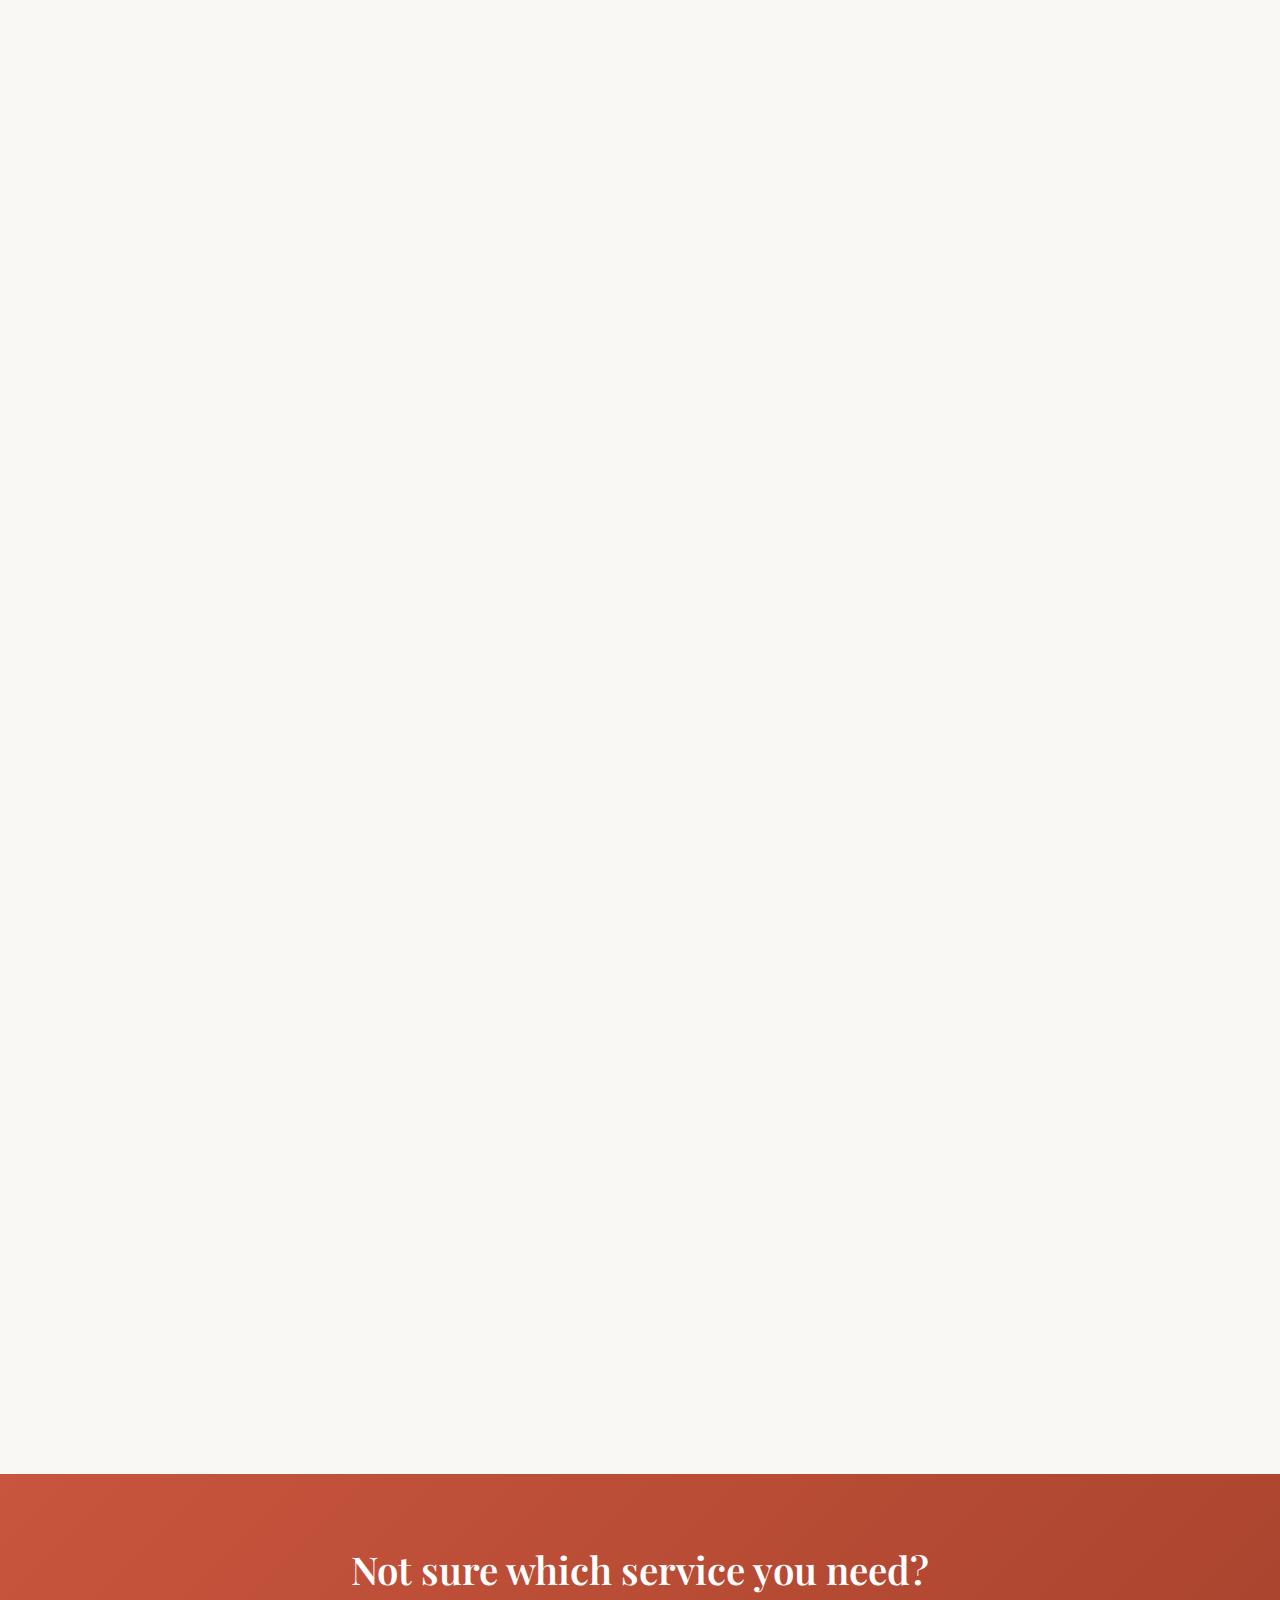
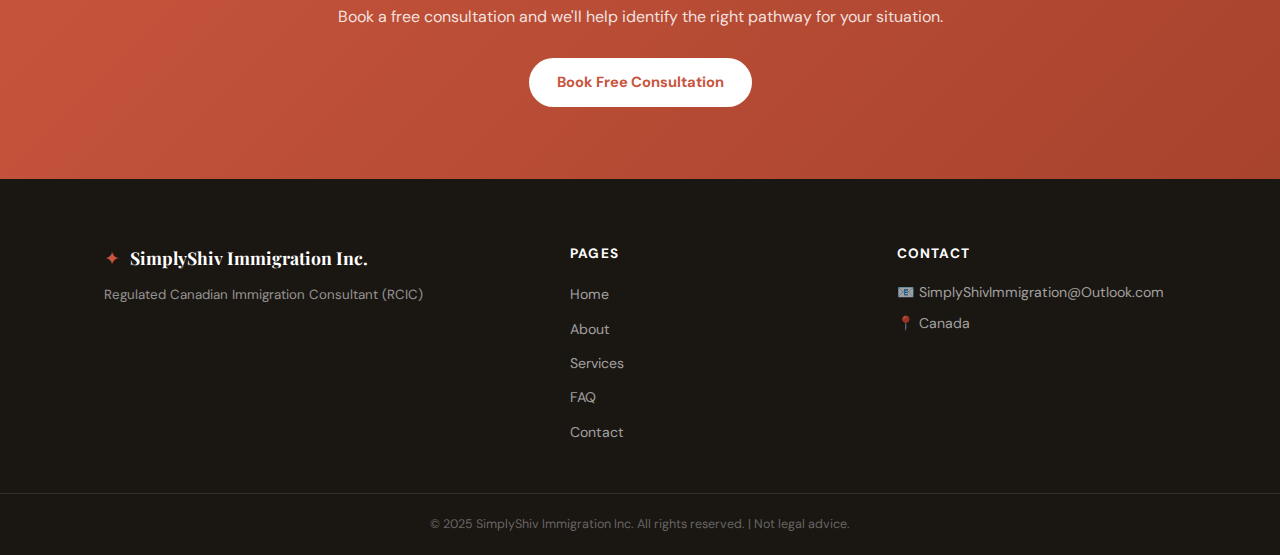
<file: services.html>
<!DOCTYPE html>
<html lang="en">
<head>
  <meta charset="UTF-8" />
  <meta name="viewport" content="width=device-width, initial-scale=1.0"/>
  <title>Services | SimplyShiv Immigration Inc.</title>
  <link rel="preconnect" href="https://fonts.googleapis.com">
  <link rel="preconnect" href="https://fonts.gstatic.com" crossorigin>
  <link href="https://fonts.googleapis.com/css2?family=Playfair+Display:wght@400;600;700&family=DM+Sans:wght@300;400;500;600&display=swap" rel="stylesheet">
  <link rel="stylesheet" href="style.css"/>
</head>
<body>

  <nav class="nav" id="nav">
    <div class="nav-inner">
      <a href="index.html" class="logo">
        <span class="logo-icon">✦</span>
        <span>SimplyShiv <span class="logo-sub">Immigration Inc.</span></span>
      </a>
      <ul class="nav-links">
        <li><a href="index.html">Home</a></li>
        <li><a href="about.html">About</a></li>
        <li><a href="services.html" class="active">Services</a></li>
        <li><a href="faq.html">FAQ</a></li>
        <li><a href="contact.html" class="nav-cta">Get in Touch</a></li>
      </ul>
      <button class="hamburger" id="hamburger" aria-label="Menu">
        <span></span><span></span><span></span>
      </button>
    </div>
  </nav>
  <div class="mobile-menu" id="mobileMenu">
    <ul>
      <li><a href="index.html">Home</a></li>
      <li><a href="about.html">About</a></li>
      <li><a href="services.html">Services</a></li>
      <li><a href="faq.html">FAQ</a></li>
      <li><a href="contact.html">Get in Touch</a></li>
    </ul>
  </div>

  <section class="page-hero">
    <div class="container">
      <p class="section-label">What We Offer</p>
      <h1>Our Immigration<br>Services</h1>
      <p>Comprehensive support for every stage of your Canadian immigration journey.</p>
    </div>
  </section>

  <section class="services-detail section">
    <div class="container">

      <div class="service-detail-card" id="visa">
        <div class="sdc-icon">✈️</div>
        <div class="sdc-content">
          <h2>Visa Applications</h2>
          <p>Whether you're visiting family, exploring Canada as a tourist, or transiting through, we help you prepare a complete and compelling visa application. We handle visitor visas, super visas for parents and grandparents, and transit visas.</p>
          <ul class="service-list">
            <li>Visitor Visa (Temporary Resident Visa)</li>
            <li>Super Visa for Parents & Grandparents</li>
            <li>Transit Visa</li>
            <li>Document preparation & review</li>
            <li>Responding to IRCC requests (GCMS notes, additional documents)</li>
          </ul>
          <a href="contact.html" class="btn-primary">Enquire Now</a>
        </div>
      </div>

      <div class="service-detail-card reverse" id="work">
        <div class="sdc-icon">💼</div>
        <div class="sdc-content">
          <h2>Work Permits</h2>
          <p>We help skilled workers and employers navigate the Canadian work permit process — whether you need an employer-specific permit or an open work permit. We ensure your application is complete, accurate, and positioned for success.</p>
          <ul class="service-list">
            <li>Employer-Specific Work Permits (LMIA-based)</li>
            <li>Open Work Permits</li>
            <li>PGWP (Post-Graduation Work Permit)</li>
            <li>Work permit renewals & extensions</li>
            <li>Spousal / partner open work permits</li>
          </ul>
          <a href="contact.html" class="btn-primary">Enquire Now</a>
        </div>
      </div>

      <div class="service-detail-card" id="pr">
        <div class="sdc-icon">🏠</div>
        <div class="sdc-content">
          <h2>Permanent Residency</h2>
          <p>Achieving permanent residency is a major milestone. We guide you through every pathway available — from Express Entry to Provincial Nominee Programs and family sponsorship — ensuring your profile is optimized for the best outcome.</p>
          <ul class="service-list">
            <li>Express Entry (FSWP, FSTP, CEC)</li>
            <li>Provincial Nominee Programs (PNP)</li>
            <li>Family Sponsorship (spouse, children, parents)</li>
            <li>Atlantic Immigration Program (AIP)</li>
            <li>Rural & Northern Immigration Pilot (RNIP)</li>
          </ul>
          <a href="contact.html" class="btn-primary">Enquire Now</a>
        </div>
      </div>

      <div class="service-detail-card reverse" id="citizenship">
        <div class="sdc-icon">🍁</div>
        <div class="sdc-content">
          <h2>Citizenship & Naturalization</h2>
          <p>After fulfilling your residency requirements, becoming a Canadian citizen is a proud achievement. We help you prepare your citizenship application, verify your eligibility, and guide you through the process.</p>
          <ul class="service-list">
            <li>Citizenship application preparation</li>
            <li>Physical presence calculation</li>
            <li>Citizenship test preparation resources</li>
            <li>Addressing eligibility concerns</li>
            <li>Citizenship for minors</li>
          </ul>
          <a href="contact.html" class="btn-primary">Enquire Now</a>
        </div>
      </div>

      <div class="service-detail-card" id="study">
        <div class="sdc-icon">🎓</div>
        <div class="sdc-content">
          <h2>Study Permits</h2>
          <p>Canada is home to world-class universities and colleges. We help international students obtain their study permits and plan their pathways to post-graduation opportunities in Canada.</p>
          <ul class="service-list">
            <li>Student Direct Stream (SDS) applications</li>
            <li>Regular study permit applications</li>
            <li>Study permit renewals & extensions</li>
            <li>Post-Graduation Work Permit (PGWP) planning</li>
            <li>Transitioning from study to work or PR</li>
          </ul>
          <a href="contact.html" class="btn-primary">Enquire Now</a>
        </div>
      </div>

    </div>
  </section>

  <section class="cta-banner">
    <div class="container">
      <h2>Not sure which service you need?</h2>
      <p>Book a free consultation and we'll help identify the right pathway for your situation.</p>
      <a href="contact.html" class="btn-white">Book Free Consultation</a>
    </div>
  </section>

  <footer class="footer">
    <div class="container footer-inner">
      <div class="footer-brand">
        <span class="logo-icon">✦</span>
        <span class="footer-name">SimplyShiv Immigration Inc.</span>
        <p>Regulated Canadian Immigration Consultant (RCIC)</p>
      </div>
      <div class="footer-links">
        <h4>Pages</h4>
        <ul>
          <li><a href="index.html">Home</a></li>
          <li><a href="about.html">About</a></li>
          <li><a href="services.html">Services</a></li>
          <li><a href="faq.html">FAQ</a></li>
          <li><a href="contact.html">Contact</a></li>
        </ul>
      </div>
      <div class="footer-contact">
        <h4>Contact</h4>
        <p>📧 <a href="mailto:SimplyShivImmigration@Outlook.com">SimplyShivImmigration@Outlook.com</a></p>
        <p>📍 Canada</p>
      </div>
    </div>
    <div class="footer-bottom">
      <p>© 2025 SimplyShiv Immigration Inc. All rights reserved. | Not legal advice.</p>
    </div>
  </footer>

  <script src="main.js"></script>
</body>
</html>
</file>
<file: style.css>
/* ===========================
   SIMPLYSHIV IMMIGRATION INC.
   style.css
   =========================== */

*, *::before, *::after { box-sizing: border-box; margin: 0; padding: 0; }

:root {
  --cream: #faf8f4;
  --warm-white: #fff9f2;
  --rust: #c8553d;
  --rust-dark: #a8432d;
  --rust-light: #f0ede8;
  --maple: #e8562a;
  --dark: #1a1612;
  --mid: #4a3f35;
  --muted: #7a6e65;
  --border: #e8e0d8;
  --card-bg: #ffffff;
  --shadow: 0 4px 24px rgba(26,22,18,0.08);
  --shadow-lg: 0 12px 48px rgba(26,22,18,0.14);
  --radius: 16px;
  --radius-sm: 8px;
  --font-display: 'Playfair Display', Georgia, serif;
  --font-body: 'DM Sans', sans-serif;
  --transition: 0.25s ease;
}

html { scroll-behavior: smooth; }
body { font-family: var(--font-body); background: var(--cream); color: var(--dark); line-height: 1.65; }

/* ---- TYPOGRAPHY ---- */
h1, h2, h3 { font-family: var(--font-display); line-height: 1.2; }
h1 { font-size: clamp(2.2rem, 5vw, 3.6rem); font-weight: 700; }
h2 { font-size: clamp(1.7rem, 3.5vw, 2.4rem); font-weight: 600; }
h3 { font-size: 1.2rem; font-weight: 600; }
p { color: var(--mid); }
a { text-decoration: none; color: inherit; }

/* ---- LAYOUT ---- */
.container { max-width: 1120px; margin: 0 auto; padding: 0 1.5rem; }
.section { padding: 5rem 0; }
.alt-bg { background: var(--warm-white); }

/* ---- NAV ---- */
.nav {
  position: fixed; top: 0; left: 0; right: 0; z-index: 100;
  background: rgba(250,248,244,0.92);
  backdrop-filter: blur(12px);
  border-bottom: 1px solid var(--border);
  transition: var(--transition);
}
.nav.scrolled { box-shadow: var(--shadow); }
.nav-inner {
  max-width: 1120px; margin: 0 auto; padding: 0 1.5rem;
  display: flex; align-items: center; justify-content: space-between;
  height: 68px;
}
.logo {
  font-family: var(--font-display);
  font-size: 1.15rem; font-weight: 700;
  color: var(--dark); display: flex; align-items: center; gap: 0.5rem;
}
.logo-icon { color: var(--rust); font-size: 1rem; }
.logo-sub { font-weight: 400; color: var(--muted); font-size: 0.9rem; }
.nav-links { display: flex; align-items: center; gap: 0.25rem; list-style: none; }
.nav-links a {
  padding: 0.45rem 0.9rem; border-radius: var(--radius-sm);
  font-size: 0.9rem; font-weight: 500; color: var(--mid);
  transition: var(--transition);
}
.nav-links a:hover, .nav-links a.active { color: var(--rust); background: var(--rust-light); }
.nav-cta {
  background: var(--rust) !important; color: #fff !important;
  padding: 0.5rem 1.1rem !important; border-radius: 50px !important;
}
.nav-cta:hover { background: var(--rust-dark) !important; }
.hamburger {
  display: none; flex-direction: column; gap: 5px;
  background: none; border: none; cursor: pointer; padding: 4px;
}
.hamburger span {
  display: block; width: 22px; height: 2px;
  background: var(--dark); border-radius: 2px; transition: var(--transition);
}

/* ---- MOBILE MENU ---- */
.mobile-menu {
  display: none; position: fixed; top: 68px; left: 0; right: 0;
  background: var(--cream); border-bottom: 1px solid var(--border);
  z-index: 99; padding: 1rem 1.5rem;
}
.mobile-menu.open { display: block; }
.mobile-menu ul { list-style: none; display: flex; flex-direction: column; gap: 0.5rem; }
.mobile-menu a {
  display: block; padding: 0.6rem 0.75rem; border-radius: var(--radius-sm);
  font-weight: 500; color: var(--mid);
}
.mobile-menu a:hover { color: var(--rust); background: var(--rust-light); }

/* ---- HERO ---- */
.hero {
  min-height: 100vh; display: flex; flex-direction: column;
  align-items: center; justify-content: center;
  padding: 8rem 1.5rem 4rem; position: relative; overflow: hidden;
  text-align: center; gap: 3rem;
}
.hero-bg { position: absolute; inset: 0; z-index: 0; overflow: hidden; }
.blob {
  position: absolute; border-radius: 50%;
  filter: blur(80px); opacity: 0.15;
}
.blob1 { width: 600px; height: 600px; background: var(--rust); top: -200px; right: -200px; }
.blob2 { width: 400px; height: 400px; background: #e8b14a; bottom: -100px; left: -100px; }
.maple-pattern {
  position: absolute; inset: 0;
  background-image: url("data:image/svg+xml,%3Csvg width='60' height='60' viewBox='0 0 60 60' xmlns='http://www.w3.org/2000/svg'%3E%3Cg fill='none' fill-rule='evenodd'%3E%3Cg fill='%23c8553d' fill-opacity='0.04'%3E%3Cpath d='M30 0l3 9h9l-7 5 3 9-8-6-8 6 3-9-7-5h9z'/%3E%3C/g%3E%3C/g%3E%3C/svg%3E");
}
.hero-content { position: relative; z-index: 1; max-width: 680px; }
.hero-badge {
  display: inline-block; background: var(--rust-light);
  color: var(--rust); border: 1px solid #e0c8c0;
  padding: 0.4rem 1rem; border-radius: 50px;
  font-size: 0.82rem; font-weight: 600; margin-bottom: 1.5rem;
  letter-spacing: 0.02em;
}
.hero-title { margin-bottom: 1.25rem; }
.accent { color: var(--rust); }
.hero-sub {
  font-size: 1.1rem; color: var(--muted); margin-bottom: 2rem;
  max-width: 500px; margin-left: auto; margin-right: auto;
}
.hero-actions { display: flex; gap: 1rem; justify-content: center; flex-wrap: wrap; }
.hero-card { position: relative; z-index: 1; }
.trust-card {
  background: white; border-radius: var(--radius);
  box-shadow: var(--shadow-lg); padding: 1.5rem 2rem;
  display: flex; align-items: center; gap: 2rem;
}
.trust-divider { width: 1px; height: 40px; background: var(--border); }
.trust-num { font-family: var(--font-display); font-size: 1.8rem; font-weight: 700; color: var(--rust); }
.trust-label { font-size: 0.78rem; color: var(--muted); font-weight: 500; margin-top: 0.2rem; }

/* ---- BUTTONS ---- */
.btn-primary {
  display: inline-block; background: var(--rust); color: #fff;
  padding: 0.75rem 1.75rem; border-radius: 50px;
  font-weight: 600; font-size: 0.92rem; transition: var(--transition);
  border: none; cursor: pointer;
}
.btn-primary:hover { background: var(--rust-dark); transform: translateY(-1px); box-shadow: 0 6px 20px rgba(200,85,61,0.3); }
.btn-secondary {
  display: inline-block; background: transparent; color: var(--dark);
  padding: 0.75rem 1.75rem; border-radius: 50px;
  font-weight: 600; font-size: 0.92rem; transition: var(--transition);
  border: 2px solid var(--border);
}
.btn-secondary:hover { border-color: var(--rust); color: var(--rust); }
.btn-white {
  display: inline-block; background: #fff; color: var(--rust);
  padding: 0.75rem 1.75rem; border-radius: 50px;
  font-weight: 700; font-size: 0.92rem; transition: var(--transition);
}
.btn-white:hover { transform: translateY(-1px); box-shadow: 0 6px 20px rgba(0,0,0,0.15); }
.btn-full { width: 100%; text-align: center; }

/* ---- SECTION HEADERS ---- */
.section-header { text-align: center; max-width: 560px; margin: 0 auto 3.5rem; }
.section-label {
  display: inline-block; font-size: 0.75rem; font-weight: 700;
  text-transform: uppercase; letter-spacing: 0.1em; color: var(--rust);
  margin-bottom: 0.75rem;
}
.section-desc { color: var(--muted); margin-top: 0.75rem; }

/* ---- SERVICES PREVIEW GRID ---- */
.services-grid {
  display: grid;
  grid-template-columns: repeat(auto-fill, minmax(210px, 1fr));
  gap: 1.25rem;
}
.service-card {
  background: var(--card-bg); border: 1px solid var(--border);
  border-radius: var(--radius); padding: 1.75rem 1.5rem;
  transition: var(--transition); display: block;
  position: relative; overflow: hidden;
}
.service-card:hover {
  transform: translateY(-4px); box-shadow: var(--shadow-lg);
  border-color: var(--rust);
}
.service-card.featured {
  background: var(--rust); color: white; border-color: var(--rust);
}
.service-card.featured p, .service-card.featured h3 { color: rgba(255,255,255,0.9); }
.service-card.featured .card-link { color: rgba(255,255,255,0.8); }
.service-icon { font-size: 1.8rem; margin-bottom: 1rem; }
.service-card h3 { margin-bottom: 0.5rem; color: var(--dark); }
.service-card.featured h3 { color: white; }
.service-card p { font-size: 0.88rem; line-height: 1.5; }
.card-link { display: block; margin-top: 1rem; font-size: 0.82rem; font-weight: 600; color: var(--rust); }

/* ---- WHY US ---- */
.why-us { background: var(--warm-white); }
.why-grid { display: grid; grid-template-columns: 1fr 1fr; gap: 5rem; align-items: center; }
.why-text h2 { margin-bottom: 1rem; }
.why-text p { margin-bottom: 1.5rem; }
.why-list { list-style: none; margin-bottom: 2rem; display: flex; flex-direction: column; gap: 0.6rem; }
.why-list li { display: flex; align-items: center; gap: 0.6rem; font-size: 0.92rem; font-weight: 500; }
.check { color: var(--rust); font-weight: 700; font-size: 1rem; }
.why-image { display: flex; justify-content: center; align-items: center; }
.why-card-stack { position: relative; width: 280px; height: 300px; }
.why-card-bg {
  position: absolute; top: 20px; left: 20px; right: -20px; bottom: -20px;
  background: var(--rust-light); border-radius: var(--radius); border: 1px solid var(--border);
}
.why-card-front {
  position: relative; z-index: 1; background: white;
  border-radius: var(--radius); box-shadow: var(--shadow-lg);
  padding: 2rem; text-align: center;
  height: 100%; display: flex; flex-direction: column;
  align-items: center; justify-content: center; gap: 0.75rem;
}
.wc-icon { font-size: 3rem; }
.wc-title { font-family: var(--font-display); font-size: 1.1rem; font-weight: 700; }
.wc-body { font-size: 0.85rem; color: var(--muted); line-height: 1.5; }

/* ---- CTA BANNER ---- */
.cta-banner {
  background: linear-gradient(135deg, var(--rust), var(--rust-dark));
  padding: 4.5rem 1.5rem; text-align: center;
}
.cta-banner h2 { font-family: var(--font-display); color: white; margin-bottom: 0.75rem; }
.cta-banner p { color: rgba(255,255,255,0.85); margin-bottom: 1.75rem; }

/* ---- PAGE HERO ---- */
.page-hero {
  background: var(--warm-white); padding: 7rem 1.5rem 3.5rem;
  border-bottom: 1px solid var(--border); text-align: center;
}
.page-hero h1 { margin-bottom: 0.75rem; }
.page-hero p { color: var(--muted); font-size: 1.05rem; }

/* ---- ABOUT ---- */
.about-grid { display: grid; grid-template-columns: 1fr 1.4fr; gap: 5rem; align-items: center; }
.about-text h2 { margin-bottom: 1rem; }
.about-text p { margin-bottom: 1.25rem; }
.about-card-wrap { position: relative; width: 260px; height: 310px; margin: 0 auto; }
.about-card-accent {
  position: absolute; top: 20px; left: -20px; right: 20px; bottom: -20px;
  background: var(--rust); border-radius: var(--radius); opacity: 0.15;
}
.about-main-card {
  position: relative; z-index: 1; background: white;
  border-radius: var(--radius); box-shadow: var(--shadow-lg);
  padding: 2rem; text-align: center; height: 100%;
  display: flex; flex-direction: column; align-items: center; justify-content: center; gap: 0.6rem;
}
.about-avatar {
  width: 64px; height: 64px; background: var(--rust-light);
  border-radius: 50%; display: flex; align-items: center; justify-content: center;
  font-size: 1.5rem; color: var(--rust); margin-bottom: 0.5rem;
}
.about-name { font-family: var(--font-display); font-size: 1rem; font-weight: 700; line-height: 1.3; }
.about-role { font-size: 0.78rem; color: var(--muted); }
.about-badges { display: flex; gap: 0.4rem; flex-wrap: wrap; justify-content: center; }
.badge {
  background: var(--rust-light); color: var(--rust);
  padding: 0.25rem 0.6rem; border-radius: 50px;
  font-size: 0.72rem; font-weight: 600;
}
.values-grid { display: grid; grid-template-columns: repeat(auto-fill, minmax(220px, 1fr)); gap: 1.25rem; }
.value-card {
  background: white; border: 1px solid var(--border);
  border-radius: var(--radius); padding: 1.75rem;
  transition: var(--transition);
}
.value-card:hover { box-shadow: var(--shadow); transform: translateY(-2px); }
.value-icon { font-size: 1.8rem; margin-bottom: 0.75rem; }
.value-card h3 { margin-bottom: 0.5rem; }
.value-card p { font-size: 0.88rem; }
.disclaimer-box {
  background: var(--rust-light); border: 1px solid #e0c8c0;
  border-radius: var(--radius-sm); padding: 1rem 1.25rem;
  font-size: 0.85rem;
}
.disclaimer-box p { color: var(--mid); }

/* ---- SERVICES DETAIL ---- */
.service-detail-card {
  display: grid; grid-template-columns: 80px 1fr;
  gap: 2rem; align-items: start;
  background: white; border: 1px solid var(--border);
  border-radius: var(--radius); padding: 2.5rem;
  margin-bottom: 1.5rem; transition: var(--transition);
}
.service-detail-card:hover { box-shadow: var(--shadow); }
.service-detail-card.reverse { grid-template-columns: 80px 1fr; }
.sdc-icon { font-size: 2.5rem; padding-top: 0.25rem; }
.sdc-content h2 { margin-bottom: 0.75rem; }
.sdc-content p { margin-bottom: 1rem; }
.service-list { list-style: none; display: flex; flex-direction: column; gap: 0.4rem; margin-bottom: 1.5rem; }
.service-list li { padding: 0.35rem 0; padding-left: 1.25rem; position: relative; font-size: 0.9rem; color: var(--mid); }
.service-list li::before { content: "→"; position: absolute; left: 0; color: var(--rust); font-weight: 700; }

/* ---- FAQ ---- */
.faq-container { max-width: 780px; margin: 0 auto; }
.faq-group { margin-bottom: 3rem; }
.faq-group-title {
  font-family: var(--font-display); font-size: 1.1rem;
  color: var(--rust); margin-bottom: 1rem;
  padding-bottom: 0.5rem; border-bottom: 2px solid var(--rust-light);
}
.faq-item { border: 1px solid var(--border); border-radius: var(--radius-sm); margin-bottom: 0.6rem; overflow: hidden; }
.faq-question {
  width: 100%; display: flex; justify-content: space-between; align-items: center;
  padding: 1.1rem 1.25rem; background: white; border: none;
  cursor: pointer; text-align: left; font-family: var(--font-body);
  font-size: 0.92rem; font-weight: 600; color: var(--dark);
  transition: var(--transition);
}
.faq-question:hover { background: var(--rust-light); color: var(--rust); }
.faq-question[aria-expanded="true"] { background: var(--rust); color: white; }
.faq-arrow { font-size: 1.2rem; font-weight: 300; flex-shrink: 0; margin-left: 1rem; transition: var(--transition); }
.faq-question[aria-expanded="true"] .faq-arrow { transform: rotate(45deg); }
.faq-answer {
  max-height: 0; overflow: hidden; transition: max-height 0.35s ease;
  background: white;
}
.faq-answer.open { max-height: 400px; }
.faq-answer p { padding: 1rem 1.25rem 1.25rem; font-size: 0.9rem; line-height: 1.7; }

/* ---- CONTACT ---- */
.contact-grid { display: grid; grid-template-columns: 1fr 1.2fr; gap: 4rem; align-items: start; }
.contact-info h2 { margin-bottom: 1rem; }
.contact-info > p { margin-bottom: 2rem; }
.contact-detail { display: flex; gap: 1rem; margin-bottom: 1.25rem; align-items: flex-start; }
.cd-icon { font-size: 1.2rem; margin-top: 0.1rem; }
.contact-detail strong { display: block; font-size: 0.85rem; font-weight: 700; color: var(--dark); margin-bottom: 0.2rem; }
.contact-detail p { font-size: 0.88rem; }
.contact-detail a { color: var(--rust); }
.contact-form-wrap {
  background: white; border: 1px solid var(--border);
  border-radius: var(--radius); padding: 2rem;
  box-shadow: var(--shadow);
}
.form-group { margin-bottom: 1.25rem; }
.form-group label { display: block; font-size: 0.82rem; font-weight: 600; margin-bottom: 0.4rem; color: var(--dark); }
.form-group input,
.form-group select,
.form-group textarea {
  width: 100%; padding: 0.7rem 0.9rem;
  border: 1.5px solid var(--border); border-radius: var(--radius-sm);
  font-family: var(--font-body); font-size: 0.9rem; color: var(--dark);
  background: var(--cream); transition: var(--transition); resize: vertical;
}
.form-group input:focus,
.form-group select:focus,
.form-group textarea:focus { outline: none; border-color: var(--rust); background: white; }
.form-note { font-size: 0.75rem; color: var(--muted); margin-top: 0.75rem; text-align: center; }
.form-success { text-align: center; padding: 2rem; }
.success-icon {
  width: 60px; height: 60px; background: #4caf50; color: white;
  border-radius: 50%; display: flex; align-items: center; justify-content: center;
  font-size: 1.5rem; font-weight: 700; margin: 0 auto 1rem;
}
.form-success h3 { margin-bottom: 0.5rem; }

/* ---- FOOTER ---- */
.footer { background: var(--dark); padding: 4rem 0 0; }
.footer-inner { display: grid; grid-template-columns: 1.5fr 1fr 1fr; gap: 3rem; padding-bottom: 3rem; }
.footer-brand .logo-icon { color: var(--rust); font-size: 1.2rem; }
.footer-name { font-family: var(--font-display); font-size: 1.1rem; font-weight: 700; color: white; display: inline-block; margin-left: 0.4rem; margin-bottom: 0.75rem; }
.footer-brand p { font-size: 0.83rem; color: rgba(255,255,255,0.55); line-height: 1.7; }
.footer-links h4, .footer-contact h4 { color: white; font-size: 0.85rem; font-weight: 700; text-transform: uppercase; letter-spacing: 0.08em; margin-bottom: 1rem; }
.footer-links ul { list-style: none; display: flex; flex-direction: column; gap: 0.5rem; }
.footer-links a { font-size: 0.88rem; color: rgba(255,255,255,0.6); transition: var(--transition); }
.footer-links a:hover { color: var(--rust); }
.footer-contact p { font-size: 0.88rem; color: rgba(255,255,255,0.6); margin-bottom: 0.5rem; }
.footer-contact a { color: rgba(255,255,255,0.6); transition: var(--transition); }
.footer-contact a:hover { color: var(--rust); }
.footer-bottom {
  border-top: 1px solid rgba(255,255,255,0.1);
  padding: 1.25rem 1.5rem; text-align: center;
}
.footer-bottom p { font-size: 0.78rem; color: rgba(255,255,255,0.35); }

/* ---- ANIMATIONS ---- */
.fade-in { opacity: 0; transform: translateY(20px); animation: fadeUp 0.7s ease forwards 0.2s; }
.fade-in-delay { opacity: 0; transform: translateY(20px); animation: fadeUp 0.7s ease forwards 0.5s; }
@keyframes fadeUp { to { opacity: 1; transform: translateY(0); } }

/* ---- RESPONSIVE ---- */
@media (max-width: 900px) {
  .why-grid, .about-grid, .contact-grid { grid-template-columns: 1fr; gap: 2.5rem; }
  .why-image { order: -1; }
  .footer-inner { grid-template-columns: 1fr 1fr; }
}

@media (max-width: 680px) {
  .nav-links { display: none; }
  .hamburger { display: flex; }
  .hero { padding: 7rem 1.5rem 3rem; }
  .trust-card { flex-direction: column; gap: 1rem; }
  .trust-divider { width: 40px; height: 1px; }
  .service-detail-card { grid-template-columns: 1fr; gap: 1rem; }
  .sdc-icon { font-size: 2rem; }
  .footer-inner { grid-template-columns: 1fr; gap: 1.5rem; }
  .hero-actions { flex-direction: column; align-items: center; }
}
</file>
